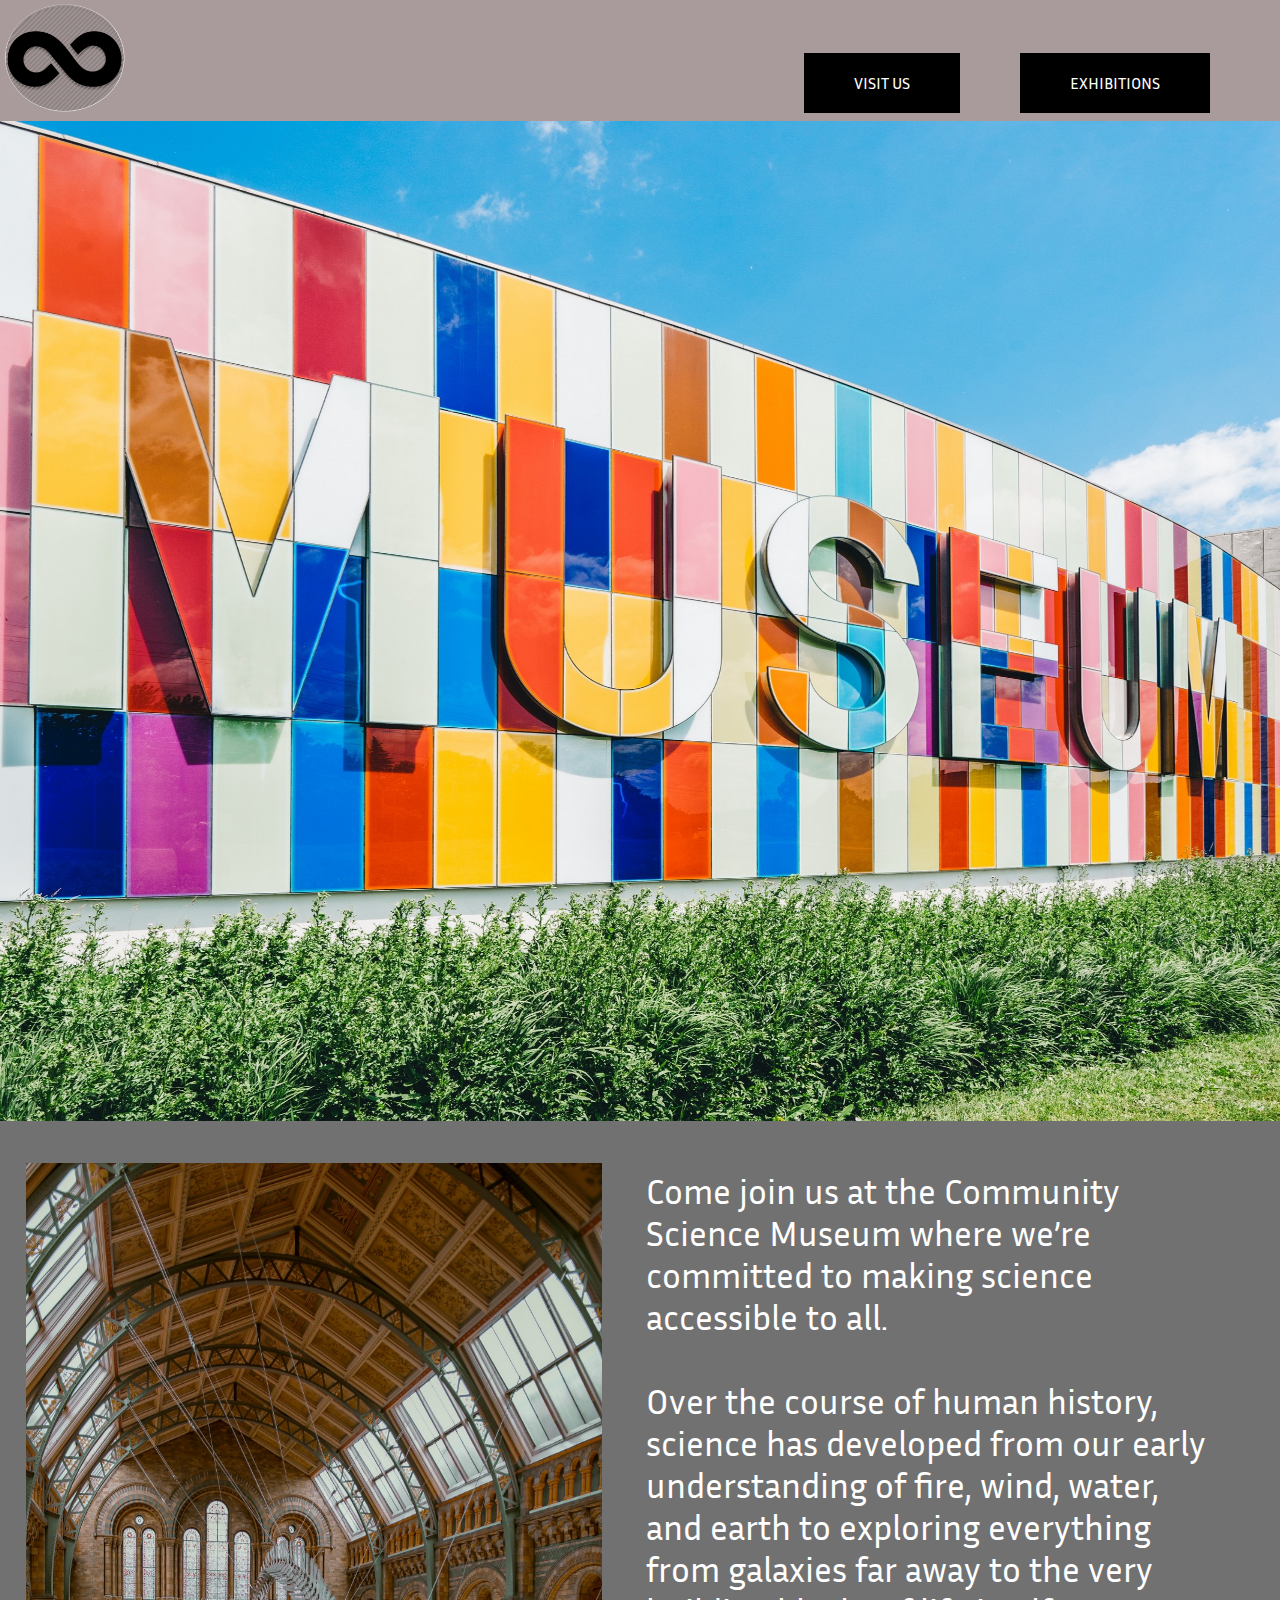
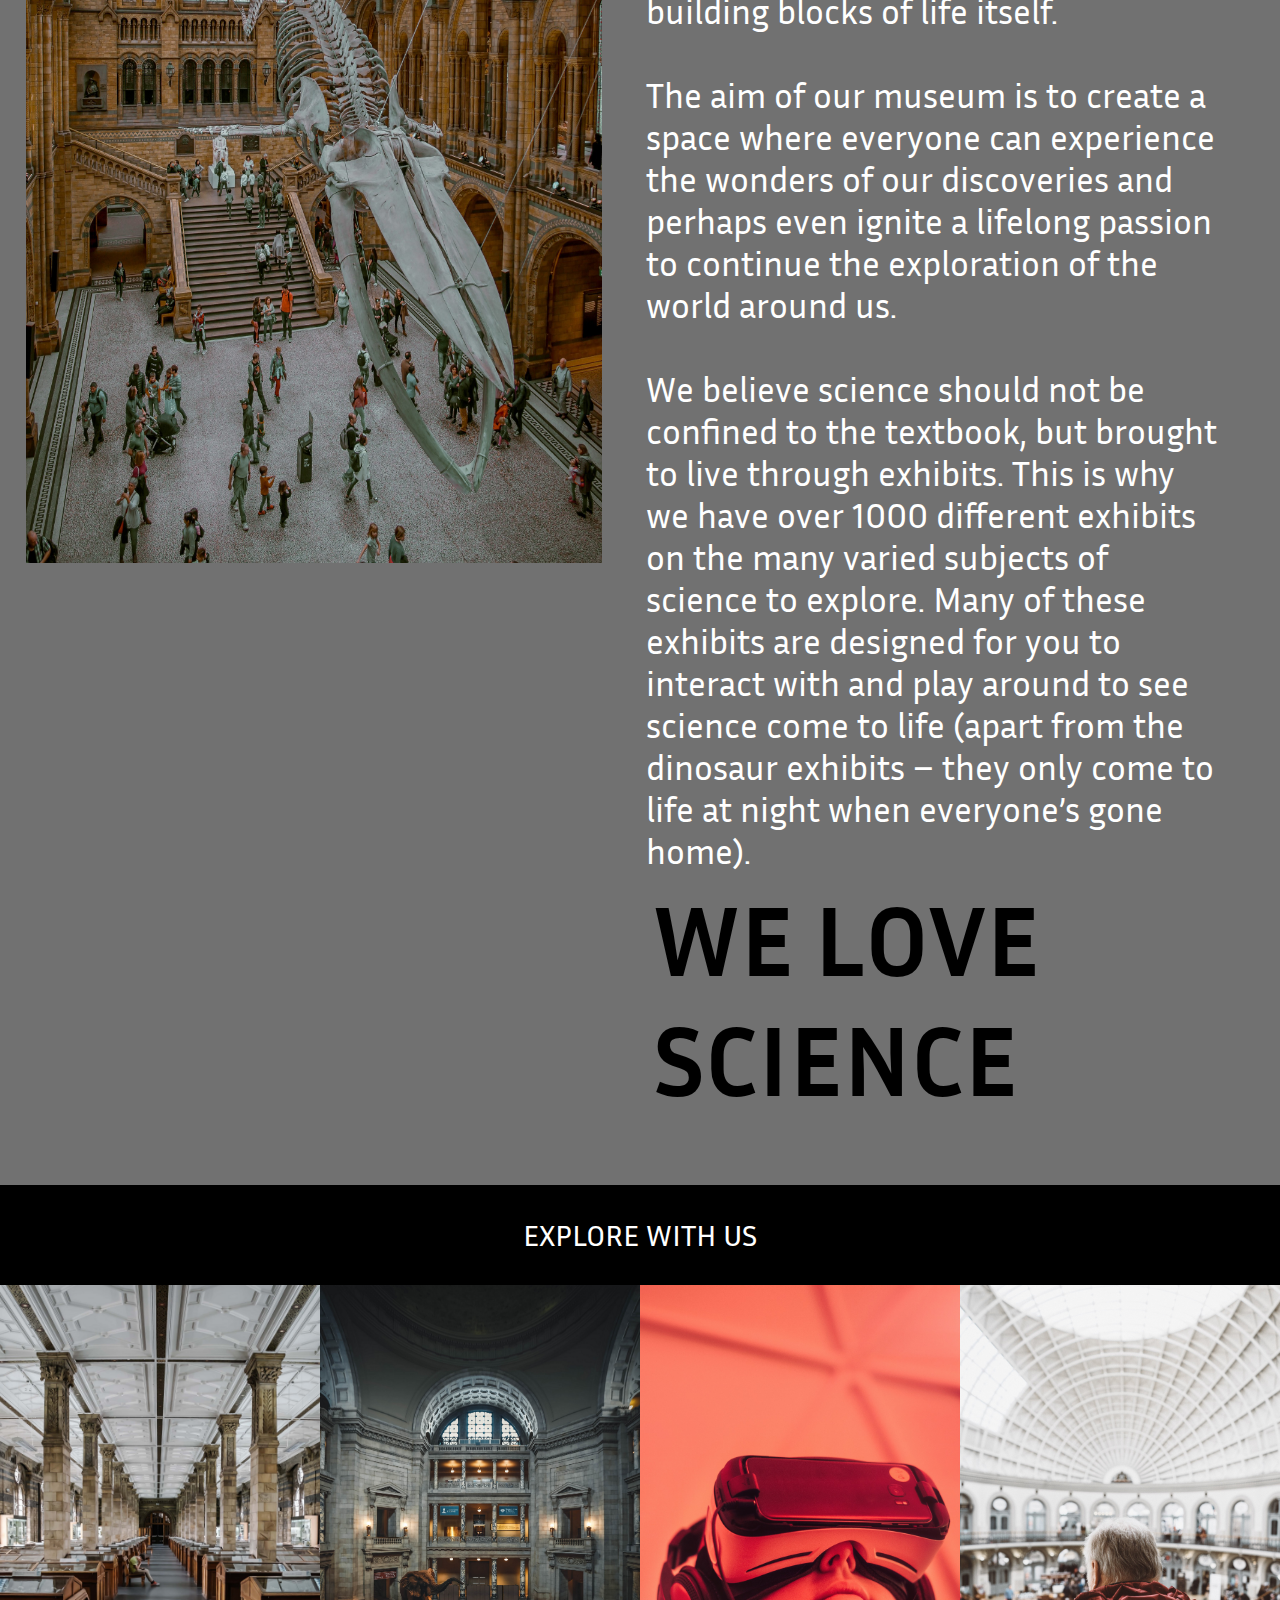
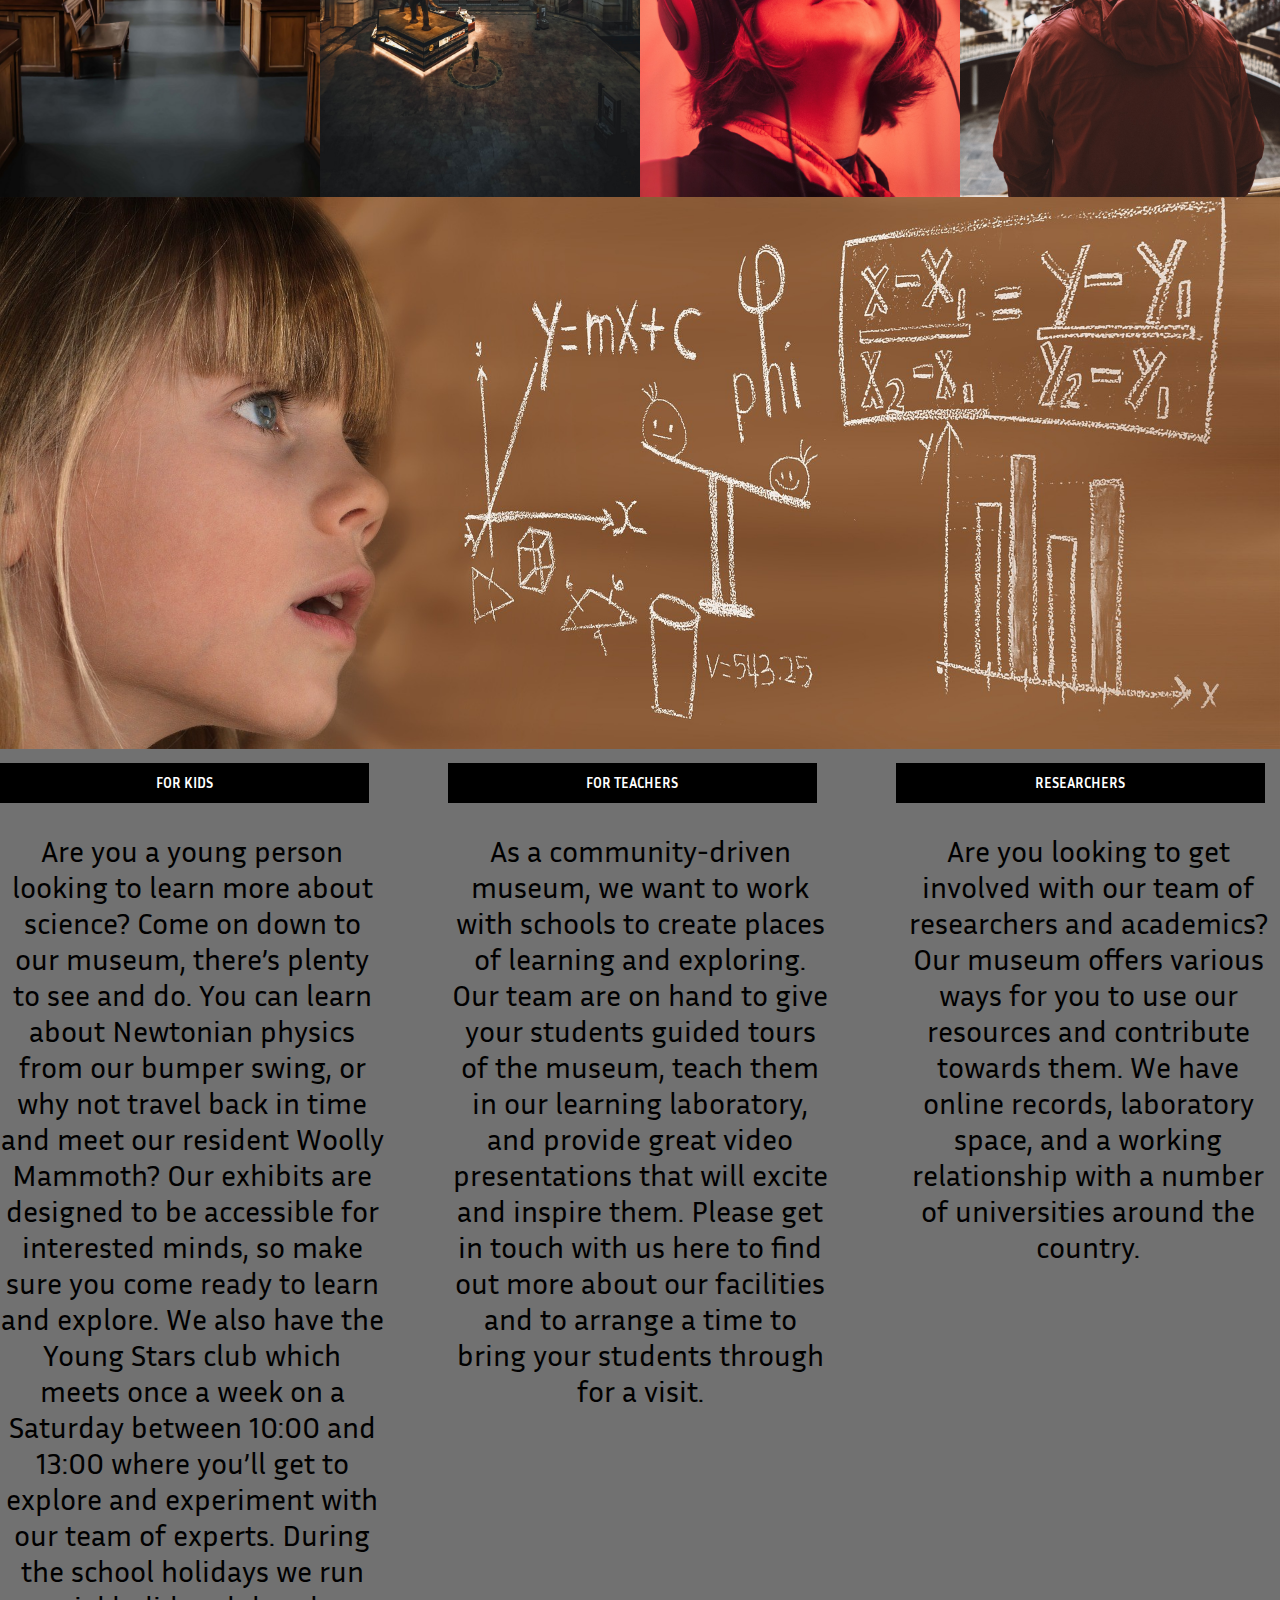
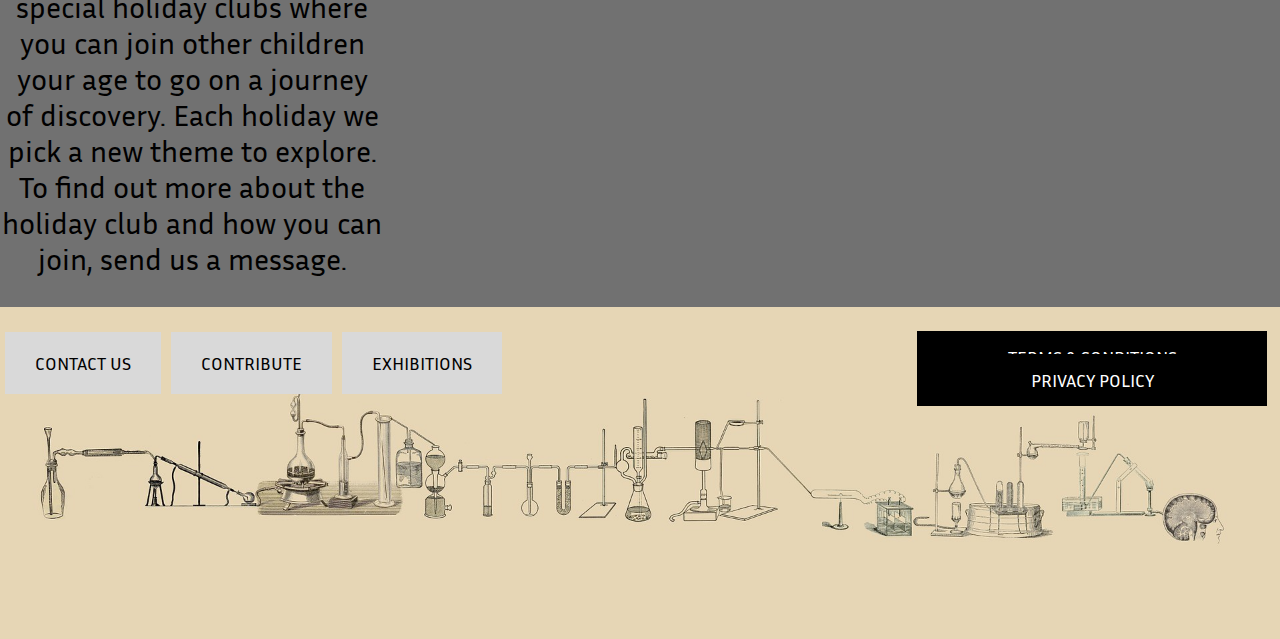
<file: index.html>
<!DOCTYPE html>
<html lang="en">

<head>
    <meta charset="UTF-8" />
    <meta name="description" content="Oslo Museum where we display a good amount of historical things.">
    <meta name="viewport" content="width=device-width, initial-scale=1.0" />
    <link rel="stylesheet" href="css/homepage.css">
    <link rel="icon" href="images/logo.png">
    <title>Home Page</title>
    <link rel="preconnect" href="https://fonts.googleapis.com">
    <link rel="preconnect" href="https://fonts.gstatic.com" crossorigin>
    <link
        href="https://fonts.googleapis.com/css2?family=Inria+Sans:ital,wght@0,300;0,400;0,700;1,300;1,400;1,700&display=swap"
        rel="stylesheet">
</head>

<body>
    <header>
        <a href="index.html">
            <img class="logo" src="images/logo.png" alt="logo for oslo museum">
        </a>
        <nav class="nav">
            <ul>
                <li><a href="visit.html" class="button-visit">VISIT US</a></li>
                <li><a href="exhibition.html" class="button-top-exhibitions">EXHIBITIONS</a></li>
            </ul>
        </nav>
    </header>

    <main>
        <img class="top-museum" src="images/museum.jpg" alt="museum picture">
        <div class="wrapper">
            <img class="dinasour" src="/images/dinasour.jpg" alt="picture of a big dinasour skull">
            <div class="information">
                <p>Come join us at the Community Science Museum where we’re committed to making science accessible to
                    all.<br><br>

                    Over the course of human history, science has developed from our early understanding of fire, wind,
                    water, and earth to exploring everything from galaxies far away to the very building blocks of life
                    itself.<br><br>

                    The aim of our museum is to create a space where everyone can experience the wonders of our
                    discoveries
                    and perhaps even ignite a lifelong passion to continue the exploration of the world around
                    us.<br><br>

                    We believe science should not be confined to the textbook, but brought to live through exhibits.
                    This is
                    why we have over 1000 different exhibits on the many varied subjects of science to explore. Many of
                    these exhibits are designed for you to interact with and play around to see science come to life
                    (apart
                    from the dinosaur exhibits – they only come to life at night when everyone’s gone home).
                </p>
                <h1>WE LOVE SCIENCE</h1>
            </div>
        </div>
        <div class="explore">
            <p>EXPLORE WITH US</p>
        </div>
        <section class="gallery-container">
            <div class="gallery">
                <img src="images/first-museum.jpg" alt="#">
                <img src="images/second-museum.jpg" alt="#">
                <img src="images/vr.jpg" alt="#">
                <img src="images/fourth-museum.jpg" alt="#">
            </div>
        </section>
        <img class="kid-staring" src="images/kid-staring.jpg" alt="#">
        <div class="text-container">
            <div class="for-kids">
                <h1>FOR KIDS</h1>
                <p>Are you a young person looking to learn more about science? Come on down to our museum, there’s
                    plenty to see and do.

                    You can learn about Newtonian physics from our bumper swing, or why not travel back in time and meet
                    our resident Woolly Mammoth? Our exhibits are designed to be accessible for interested minds, so
                    make sure you come ready to learn and explore.

                    We also have the Young Stars club which meets once a week on a Saturday between 10:00 and 13:00
                    where you’ll get to explore and experiment with our team of experts.

                    During the school holidays we run special holiday clubs where you can join other children your age
                    to go on a journey of discovery. Each holiday we pick a new theme to explore. To find out more about
                    the holiday club and how you can join, send us a message.
                </p>
            </div>
            <div class="for-teachers">
                <h1>FOR TEACHERS</h1>
                <p>As a community-driven museum, we want to work with schools to create places of learning and
                    exploring. Our team are on hand to give your students guided tours of the museum, teach them in our
                    learning laboratory, and provide great video presentations that will excite and inspire them.

                    Please get in touch with us here to find out more about our facilities and to arrange a time to
                    bring your students through for a visit.
                </p>
            </div>
            <div class="researchers">
                <h1>RESEARCHERS</h1>
                <p>Are you looking to get involved with our team of researchers and academics? Our museum offers various
                    ways for you to use our resources and contribute towards them. We have online records, laboratory
                    space, and a working relationship with a number of universities around the country.
                </p>
            </div>
        </div>
    </main>

    <footer>
        <div class="footer-content">
            <img class="footer-picture" src="images/bottom.jpg" alt="#">
            <div class="footer-buttons">
                <div class="button-left">
                    <a href="visit.html" class="button-contact">CONTACT US</a>
                    <a href="contribute.html" class="button-contribute">CONTRIBUTE</a>
                    <a href="exhibition.html" class="button-exhibitions">EXHIBITIONS</a>
                </div>
                <div class="button-right">
                    <a href="terms.html" class="button-terms">TERMS & CONDITIONS</a>
                    <a href="privacy.html" class="button-privacy">PRIVACY POLICY</a>
                </div>
            </div>
        </div>
    </footer>
</body>

</html>
</file>
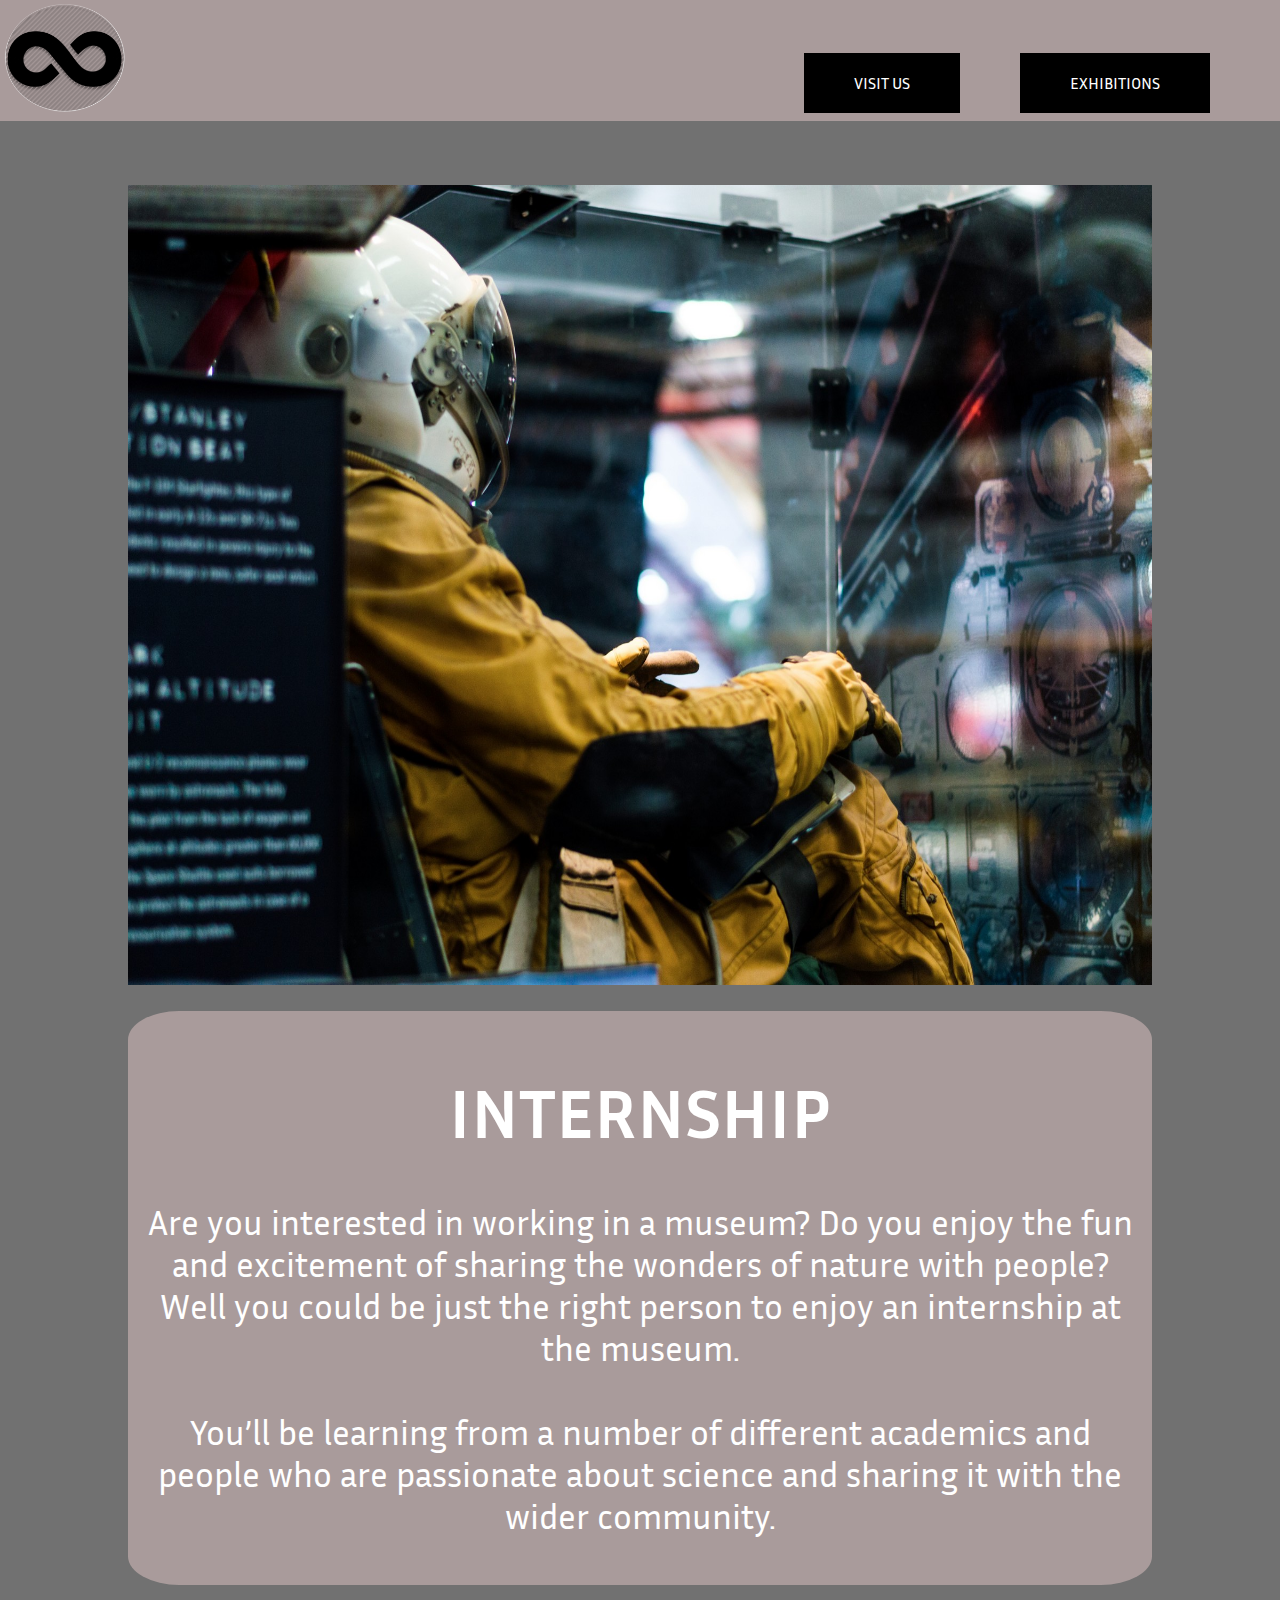
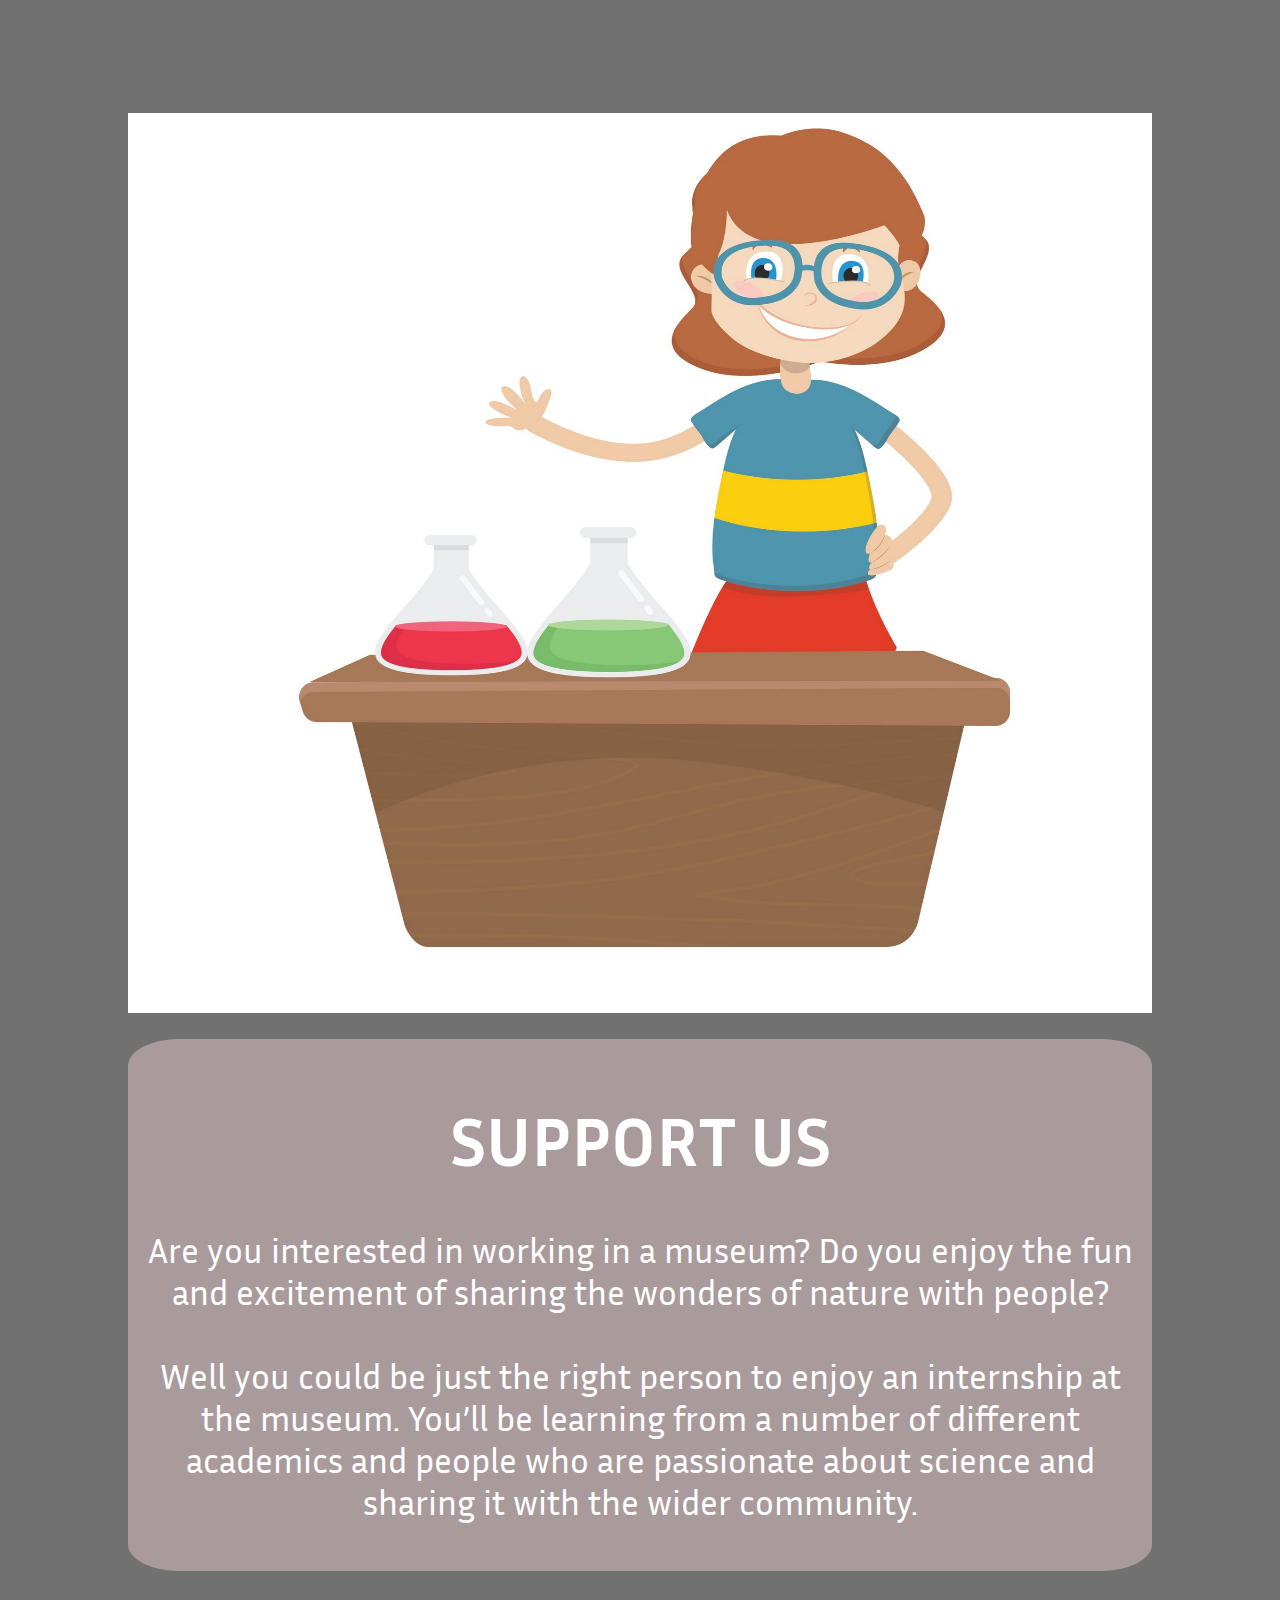
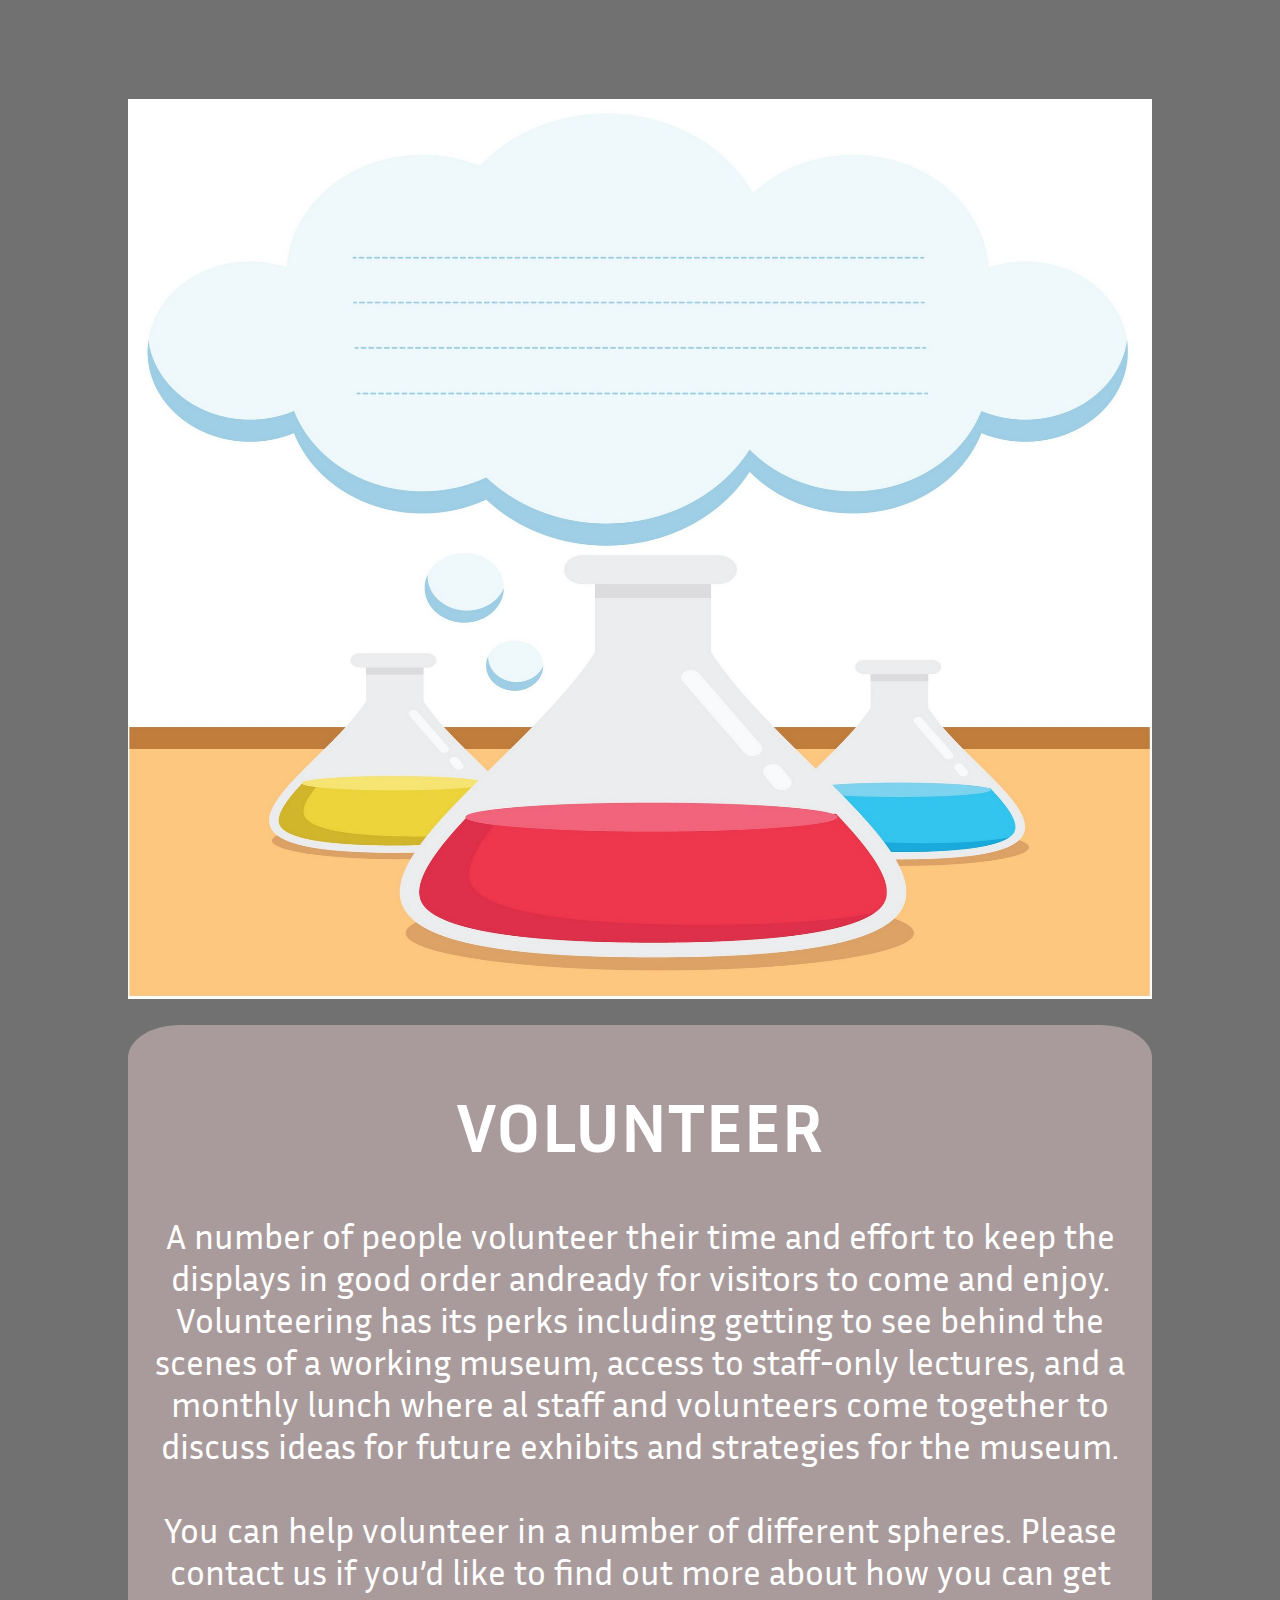
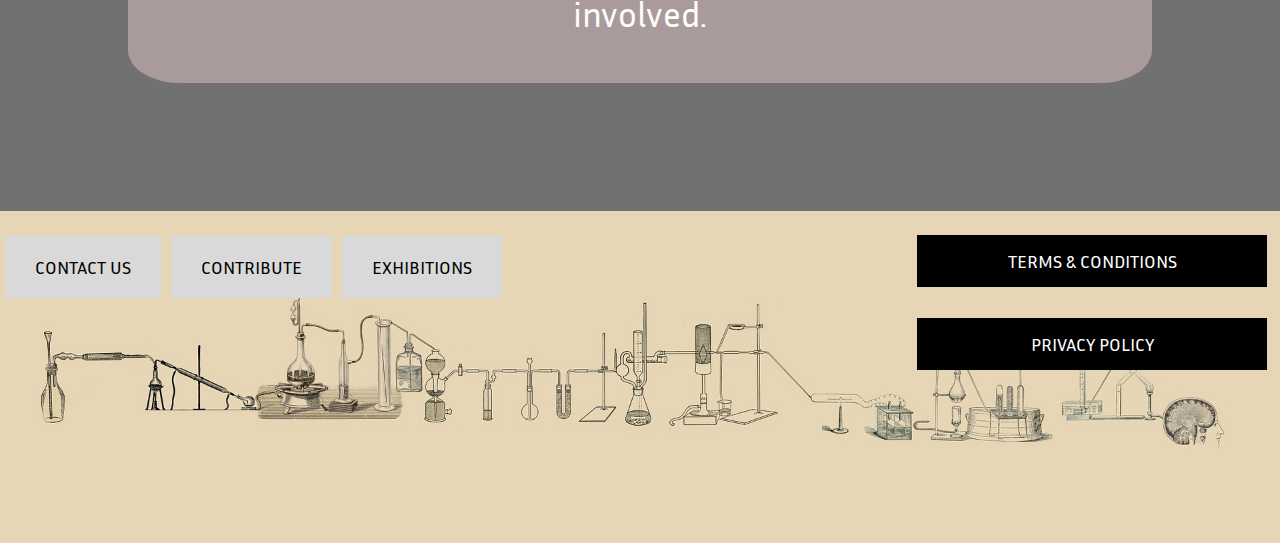
<file: contribute.html>
<!DOCTYPE html>
<html lang="en">

<head>
    <meta charset="UTF-8" />
    <meta name="description" content="Oslo Museum where we display a good amount of historical things.">
    <meta name="viewport" content="width=device-width, initial-scale=1.0" />
    <link rel="stylesheet" href="css/contribute.css">
    <link rel="stylesheet" href="css/header-footer.css">
    <link rel="icon" href="images/logo.png">
    <title>Contribute</title>
    <link rel="preconnect" href="https://fonts.googleapis.com">
    <link rel="preconnect" href="https://fonts.gstatic.com/" crossorigin>
    <link
        href="https://fonts.googleapis.com/css2?family=Inria+Sans:ital,wght@0,300;0,400;0,700;1,300;1,400;1,700&display=swap"
        rel="stylesheet">
</head>

<body>
    <header>
        <a href="index.html">
            <img class="logo" src="images/logo.png" alt="logo for oslo museum">
        </a>
        <nav class="nav">
            <ul>
                <li><a href="visit.html" class="button-visit">VISIT US</a></li>
                <li><a href="exhibition.html" class="button-top-exhibitions">EXHIBITIONS</a></li>
            </ul>
        </nav>
    </header>

    <main>
        <div class="gallery-container">
            <div class="internship">
                <div class="gallery-content">
                    <img class="machine" src="images/machine.jpg" alt="man in a machine">
                    <div class="text-box">
                        <h1>INTERNSHIP</h1>
                        <p>Are you interested in working in a museum? Do you enjoy the fun and excitement of sharing the
                            wonders of nature with people? Well you could be just the right person to enjoy an
                            internship at the museum.<br><br>

                            You’ll be learning from a number of different academics and people who are passionate about
                            science and sharing it with the wider community.</p>
                    </div>
                </div>
            </div>
            <div class="support">
                <div class="gallery-content">
                    <img class="woman" src="images/woman.jpg" alt="woman with bottles">
                    <div class="text-box">
                        <h1>SUPPORT US</h1>
                        <p>Are you interested in working in a museum? Do you enjoy the fun and excitement of sharing the
                            wonders of nature with people?<br><br>

                            Well you could be just the right person to enjoy an internship at the museum.
                            You’ll be learning from a number of different academics and people who are passionate about
                            science and sharing it with the wider community.</p>
                    </div>
                </div>
            </div>
            <div class="volunteer">
                <div class="gallery-content">
                    <img class="bottles" src="images/3_bottles.jpg" alt="man in a machine">
                    <div class="text-box">
                        <h1>VOLUNTEER</h1>
                        <p>A number of people volunteer their time and effort to keep the displays in good order
                            andready
                            for visitors to come and enjoy. Volunteering has its perks including getting to see behind
                            the
                            scenes of a working museum, access to staff-only lectures, and a monthly lunch where al
                            staff
                            and volunteers come together to discuss ideas for future exhibits and strategies for the
                            museum.<br><br>

                            You can help volunteer in a number of different spheres. Please contact us if you’d like to
                            find
                            out more about how you can get involved.</p>
                    </div>
                </div>
            </div>
        </div>
    </main>

    <footer>
        <div class="footer-content">
            <img class="footer-picture" src="images/bottom.jpg" alt="#">
            <div class="footer-buttons">
                <div class="button-left">
                    <a href="visit.html" class="button-contact">CONTACT US</a>
                    <a href="contribute.html" class="button-contribute">CONTRIBUTE</a>
                    <a href="exhibition.html" class="button-exhibitions">EXHIBITIONS</a>
                </div>
                <div class="button-right">
                    <a href="terms.html" class="button-terms">TERMS & CONDITIONS</a>
                    <a href="privacy.html" class="button-privacy">PRIVACY POLICY</a>
                </div>
            </div>
        </div>
    </footer>
</body>

</html>
</file>
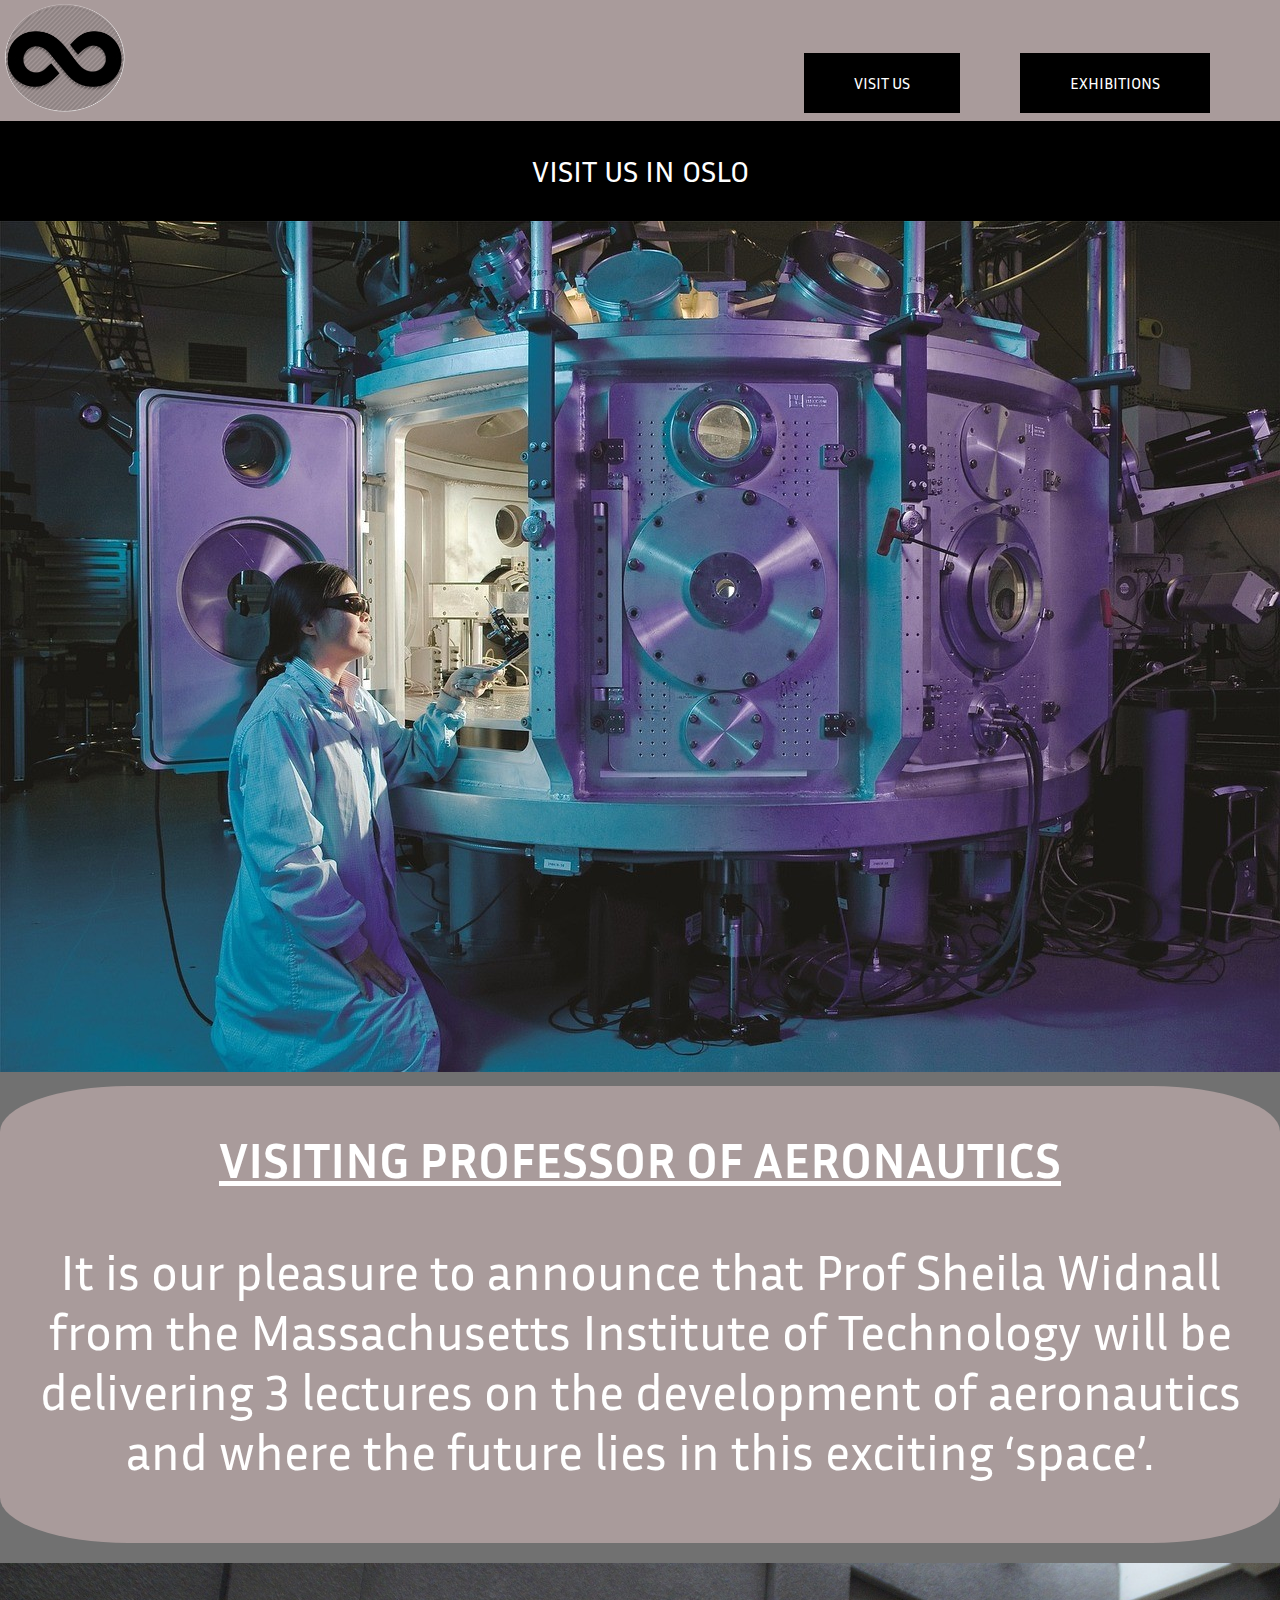
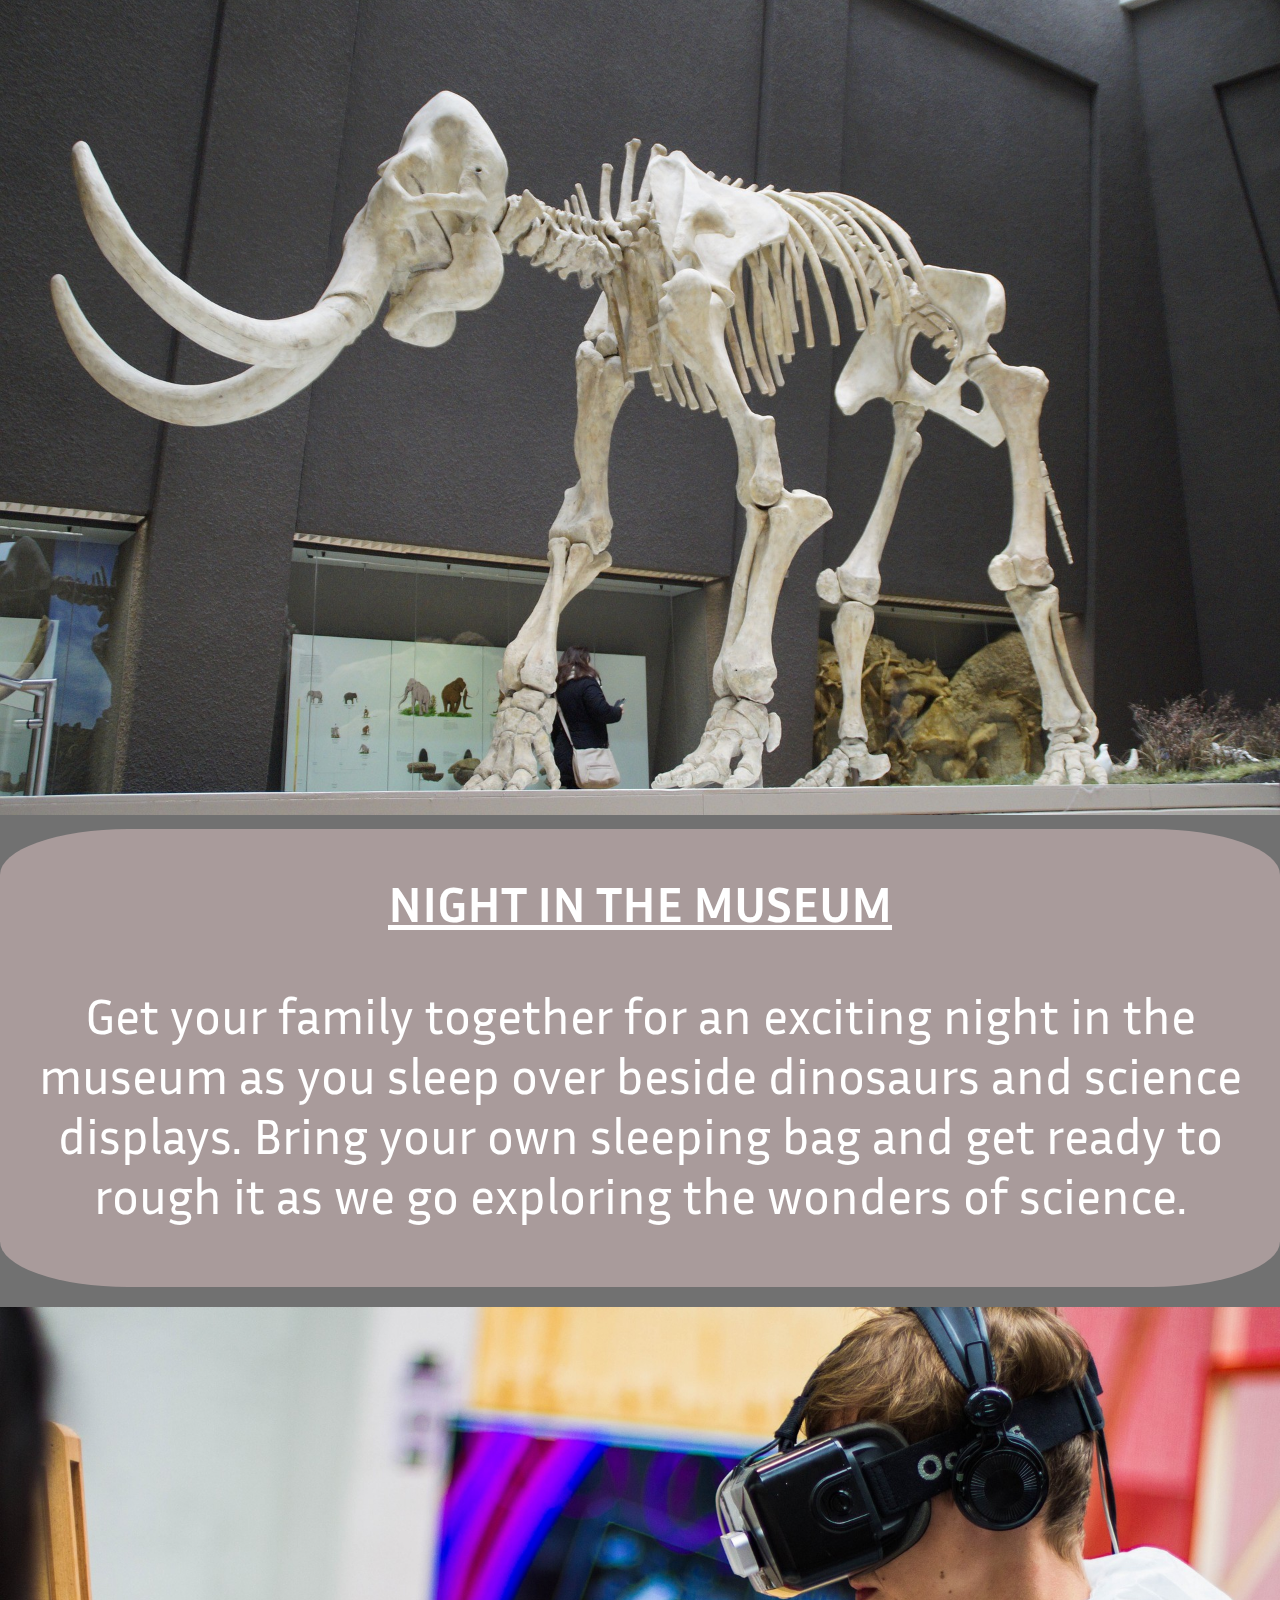
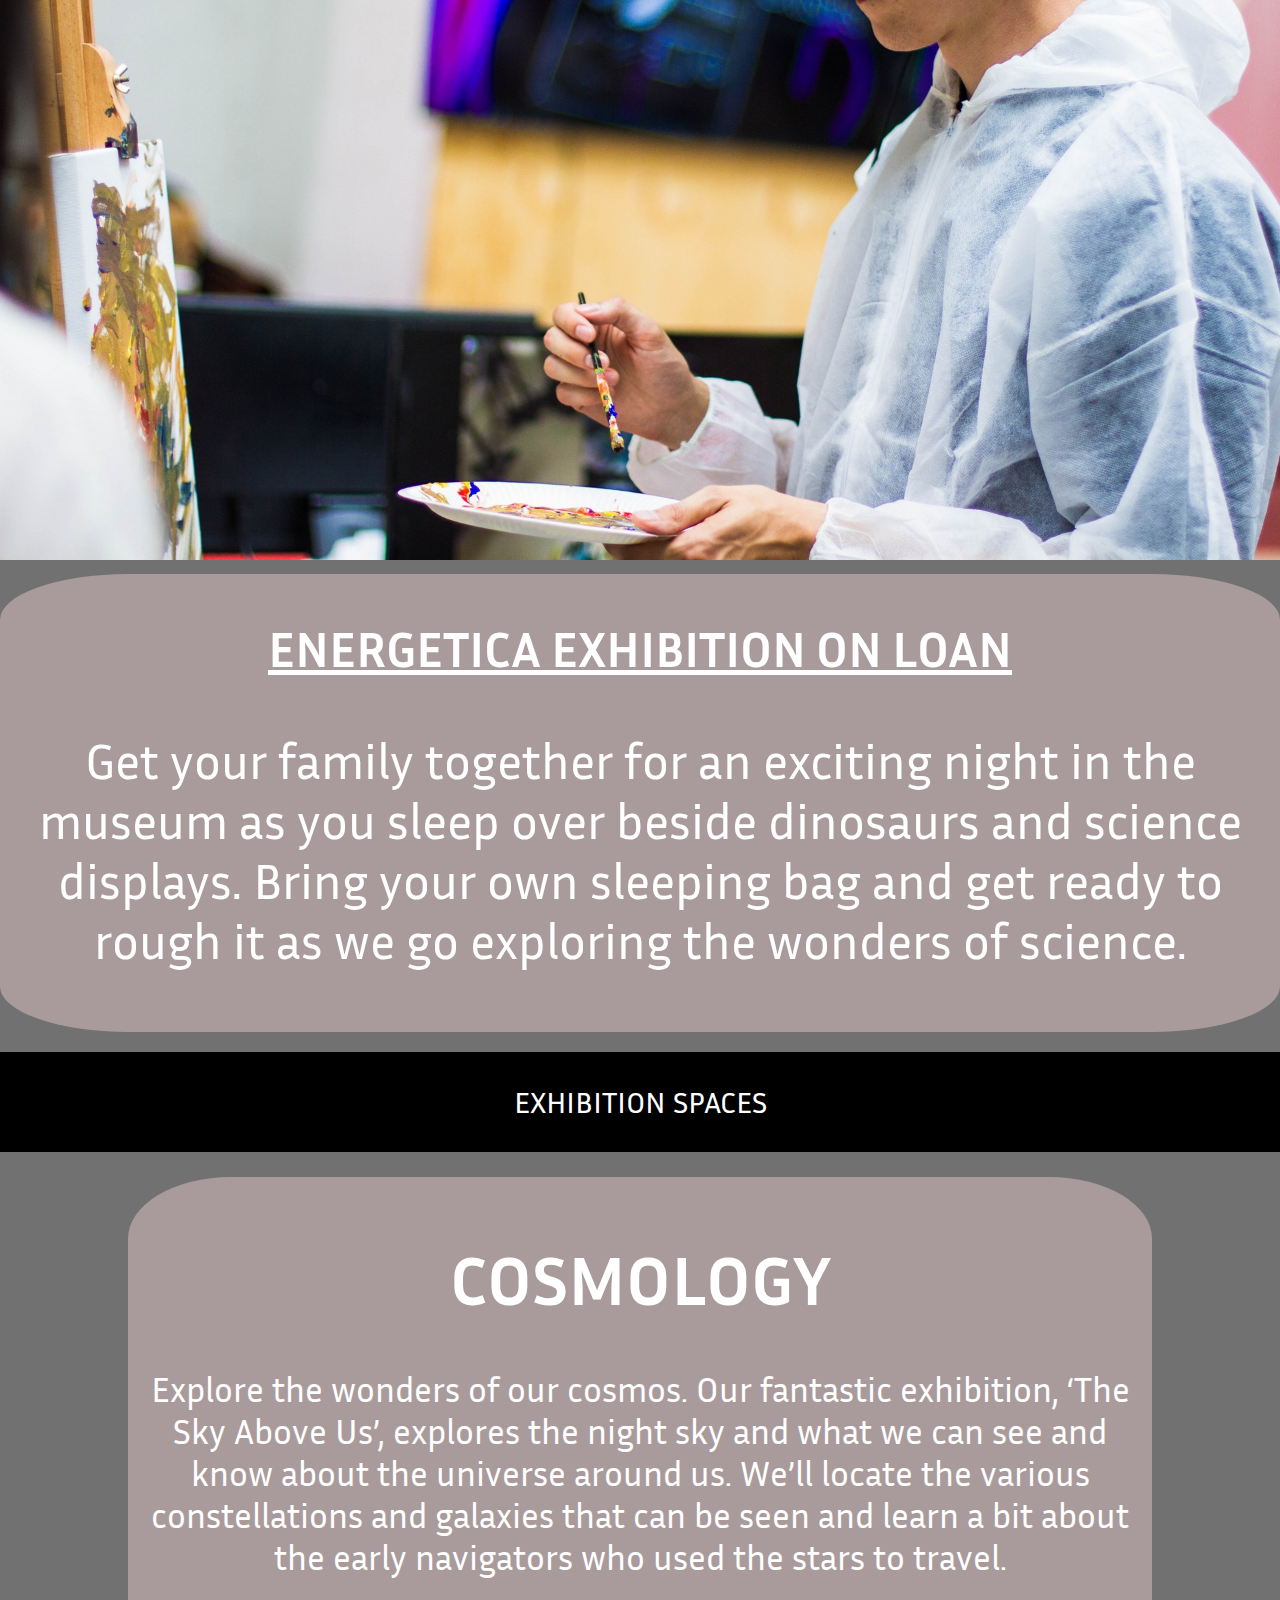
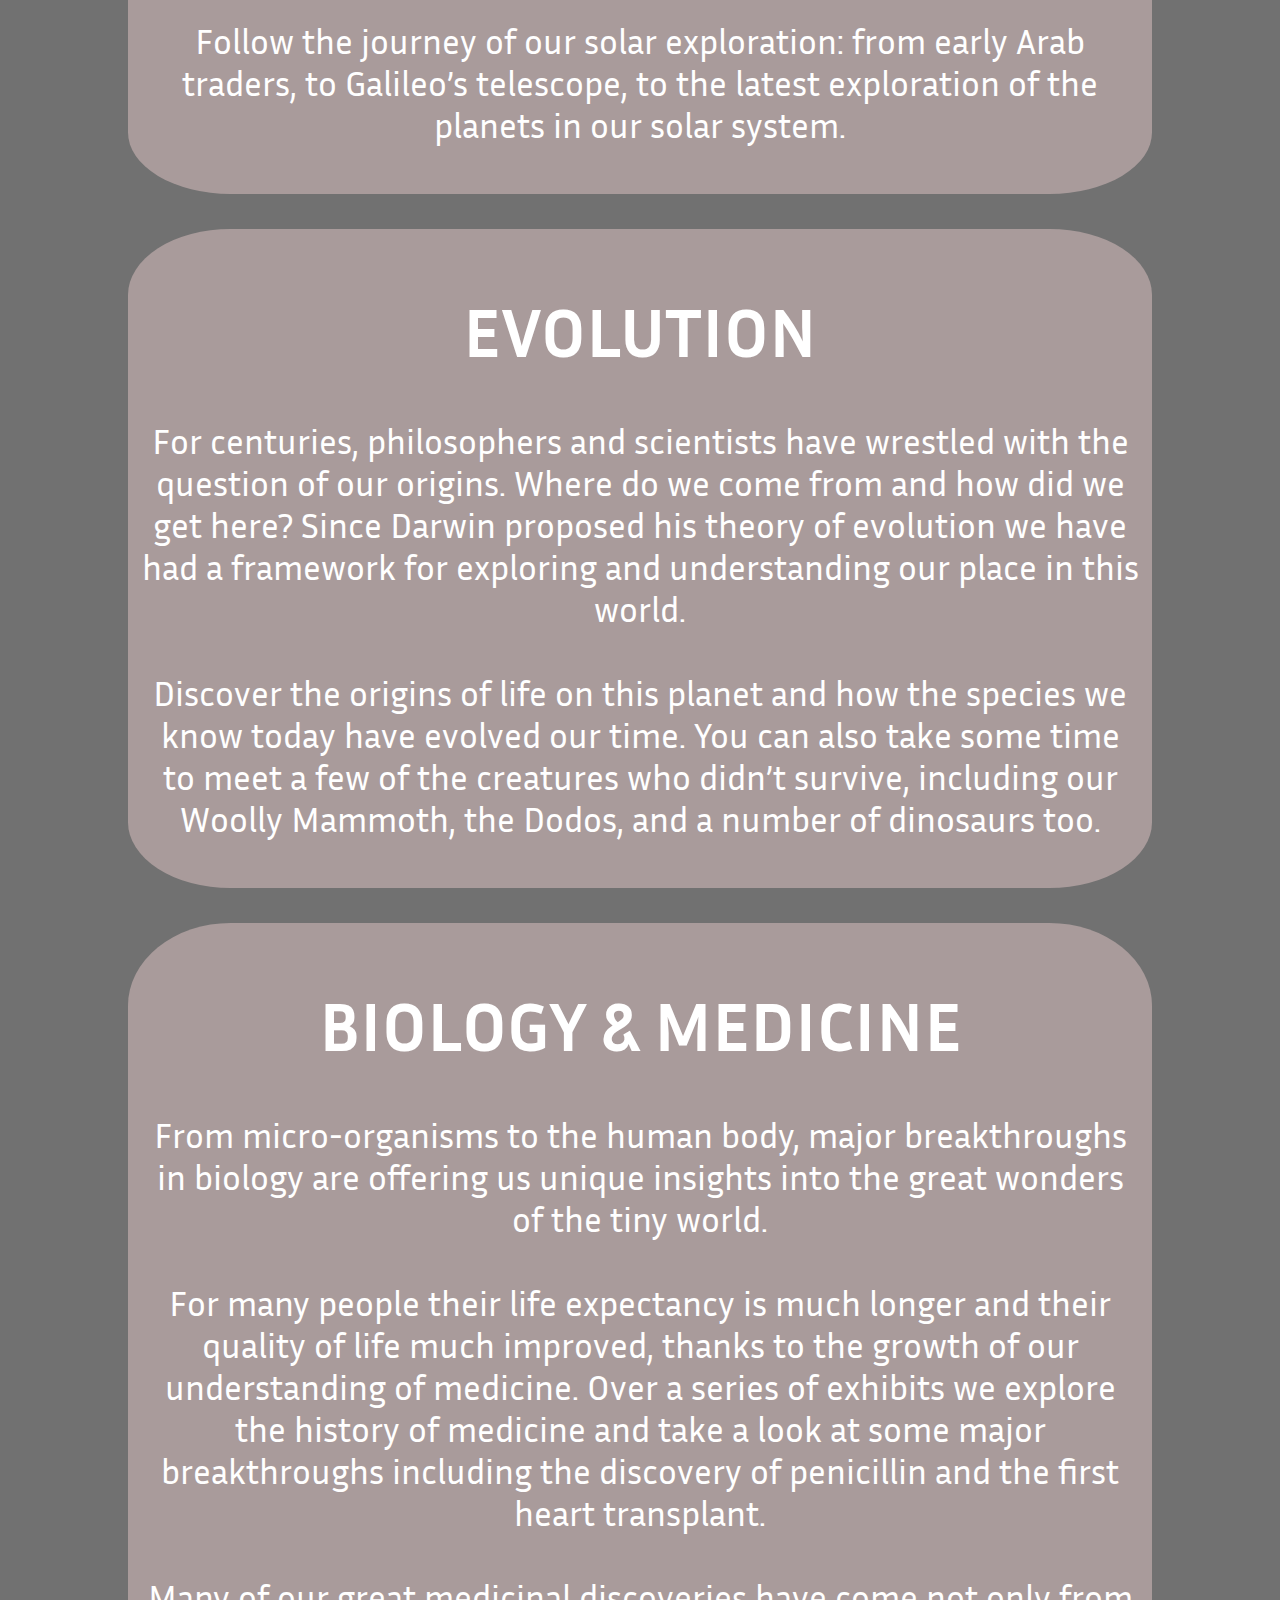
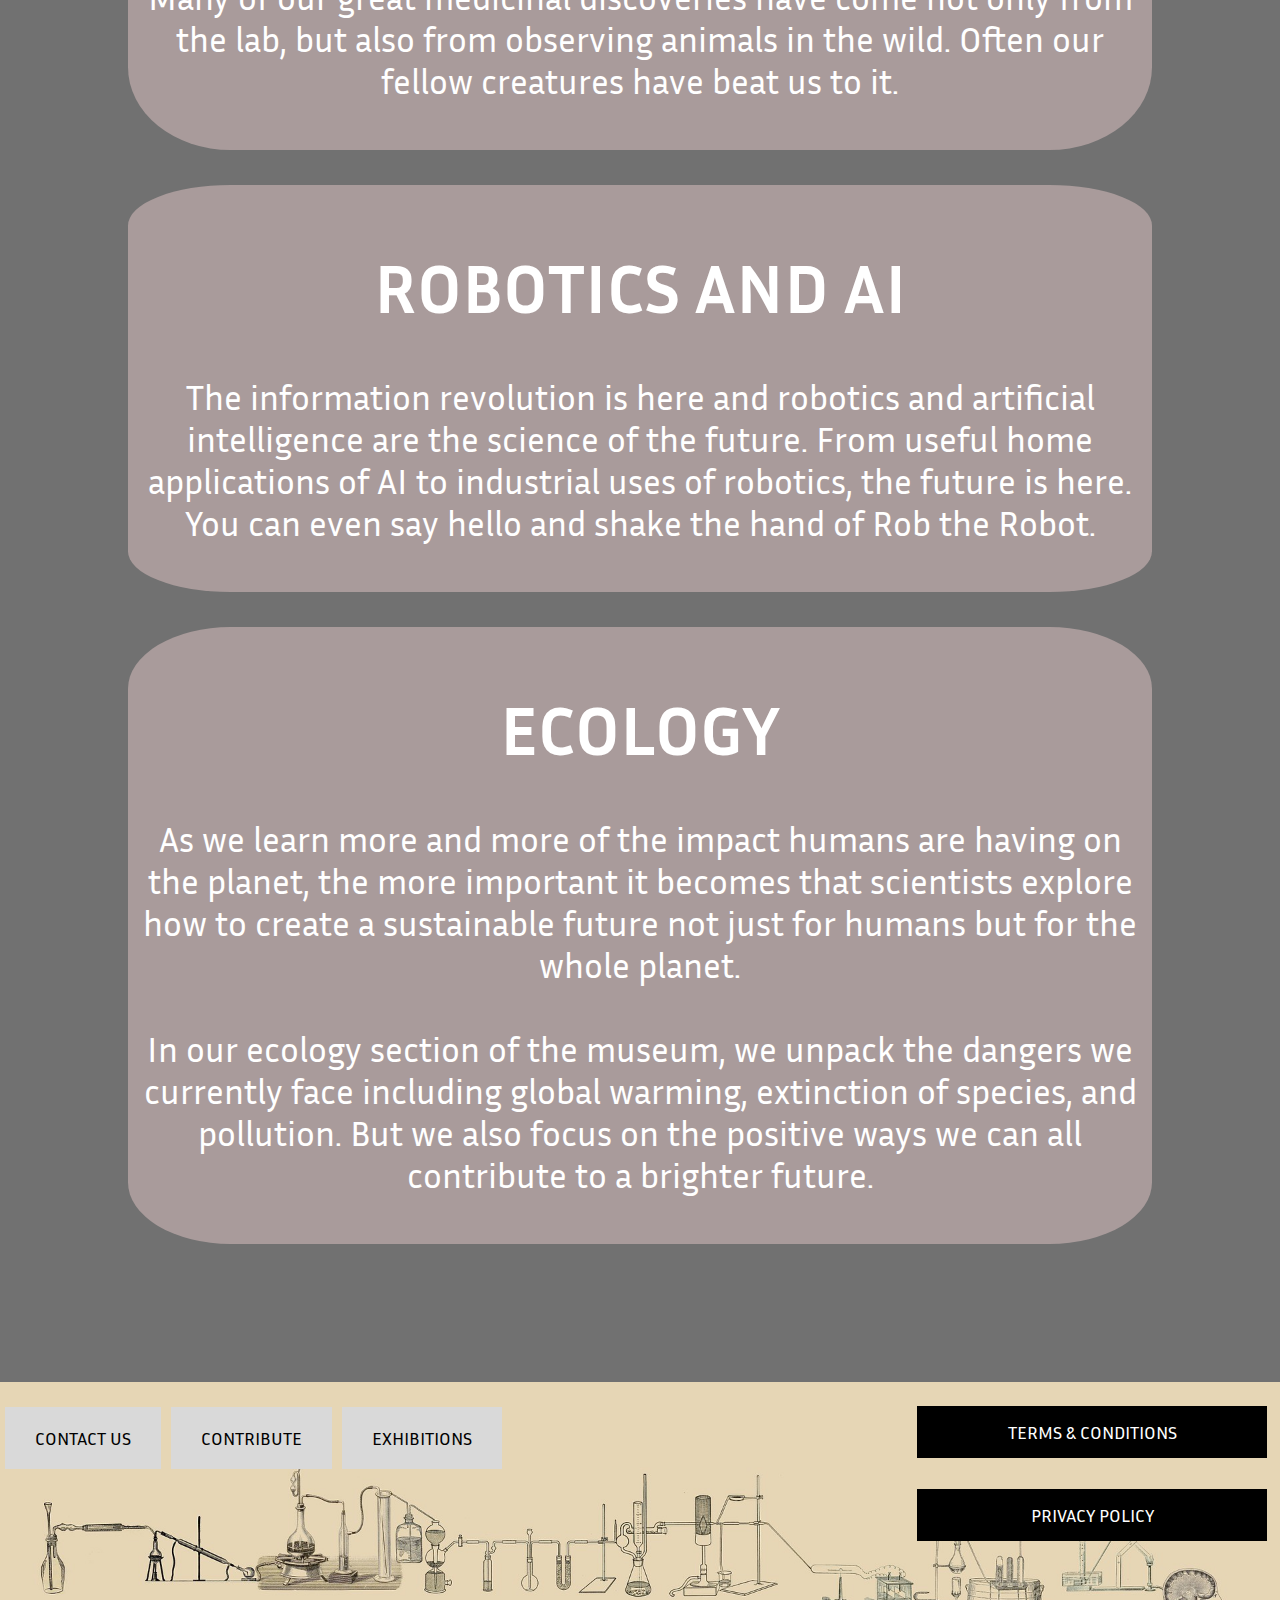
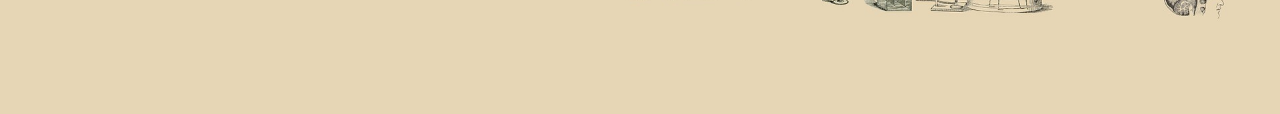
<file: exhibition.html>
<!DOCTYPE html>
<html lang="en">

<head>
    <meta charset="UTF-8" />
    <meta name="description" content="Oslo Museum where we display a good amount of historical things.">
    <meta name="viewport" content="width=device-width, initial-scale=1.0" />
    <link rel="stylesheet" href="css/exhibition.css">
    <link rel="stylesheet" href="css/header-footer.css">
    <link rel="icon" href="images/logo.png">
    <title>Exhibition</title>
    <link rel="preconnect" href="https://fonts.googleapis.com">
    <link rel="preconnect" href="https://fonts.gstatic.com/" crossorigin>
    <link
        href="https://fonts.googleapis.com/css2?family=Inria+Sans:ital,wght@0,300;0,400;0,700;1,300;1,400;1,700&display=swap"
        rel="stylesheet">
</head>

<body>
    <header>
        <a href="index.html">
            <img class="logo" src="images/logo.png" alt="logo for oslo museum">
        </a>
        <nav class="nav">
            <ul>
                <li><a href="visit.html" class="button-visit">VISIT US</a></li>
                <li><a href="exhibition.html" class="button-top-exhibitions">EXHIBITIONS</a></li>
            </ul>
        </nav>
    </header>

    <main>
        <div class="explore">
            <p>VISIT US IN OSLO</p>
        </div>
        <div class="gallery-container">
            <div class="image-box">
                <img class="aeronautics" src="images/robotic.jpg" alt="woman looking at a big machine">
                <div class="text-box">
                    <h1>VISITING PROFESSOR OF AERONAUTICS</h1>
                    <p>It is our pleasure to announce that Prof Sheila Widnall from the Massachusetts Institute of
                        Technology will be delivering 3 lectures on the development of aeronautics and where the future
                        lies in this exciting ‘space’.</p>
                </div>
            </div>
            <div class="image-box">
                <img class="white-room" src="images/mammoth-1257288_1920.jpg" alt="white place with alot of pictures">
                <div class="text-box">
                    <h1>NIGHT IN THE MUSEUM</h1>
                    <p>Get your family together for an exciting night in the museum as you sleep over beside dinosaurs
                        and science displays. Bring your own sleeping bag and get ready to rough it as we go exploring
                        the wonders of science.</p>
                </div>
            </div>
            <div class="image-box">
                <img class="painting" src="images/painting.jpg" alt="man painting with vr headset">
                <div class="text-box">
                    <h1>ENERGETICA EXHIBITION ON LOAN</h1>
                    <p>Get your family together for an exciting night in the museum as you sleep over beside dinosaurs
                        and science displays. Bring your own sleeping bag and get ready to rough it as we go exploring
                        the wonders of science.</p>
                </div>
            </div>
        </div>
        <div class="explore">
            <p>EXHIBITION SPACES</p>
        </div>
        <div class="text-container">
            <div class="cosmology">
                <div class="black-box">
                    <h1>COSMOLOGY</h1>
                    <p>
                        Explore the wonders of our cosmos. Our fantastic exhibition, ‘The Sky Above Us’, explores the
                        night sky and what we can see and know about the universe around us. We’ll locate the various
                        constellations and galaxies that can be seen and learn a bit about the early navigators who used
                        the stars to travel. <br><br>

                        Follow the journey of our solar exploration: from early Arab traders, to Galileo’s telescope, to
                        the latest exploration of the planets in our solar system.
                    </p>
                </div>
            </div>
            <div class="evolution">
                <div class="black-box">
                    <h1>EVOLUTION</h1>
                    <p>For centuries, philosophers and scientists have wrestled with the question of our origins. Where
                        do we come from and how did we get here? Since Darwin proposed his theory of evolution we have
                        had a framework for exploring and understanding our place in this world. <br><br>

                        Discover the origins of life on this planet and how the species we know today have evolved our
                        time. You can also take some time to meet a few of the creatures who didn’t survive, including
                        our Woolly Mammoth, the Dodos, and a number of dinosaurs too.
                    </p>
                </div>
            </div>
            <div class="biology">
                <div class="black-box">
                    <h1>BIOLOGY & MEDICINE</h1>
                    <p>From micro-organisms to the human body, major breakthroughs in biology are offering us unique
                        insights into the great wonders of the tiny world. <br><br>

                        For many people their life expectancy is much longer and their quality of life much improved,
                        thanks to the growth of our understanding of medicine. Over a series of exhibits we explore the
                        history of medicine and take a look at some major breakthroughs including the discovery of
                        penicillin and the first heart transplant. <br><br>

                        Many of our great medicinal discoveries have come not only from the lab, but also from observing
                        animals in the wild. Often our fellow creatures have beat us to it.</p>
                </div>
            </div>
            <div class="robotics">
                <div class="black-box">
                    <h1>ROBOTICS AND AI</h1>
                    <p>The information revolution is here and robotics and artificial intelligence are the science of
                        the future. From useful home applications of AI to industrial uses of robotics, the future is
                        here. You can even say hello and shake the hand of Rob the Robot.
                    </p>
                </div>
            </div>
            <div class="ecology">
                <div class="black-box">
                    <h1>ECOLOGY</h1>
                    <p>As we learn more and more of the impact humans are having on the planet, the more important it
                        becomes that scientists explore how to create a sustainable future not just for humans but for
                        the whole planet. <br><br>

                        In our ecology section of the museum, we unpack the dangers we currently face including global
                        warming, extinction of species, and pollution. But we also focus on the positive ways we can all
                        contribute to a brighter future.
                    </p>
                </div>
            </div>
        </div>
    </main>

    <footer>
        <div class="footer-content">
            <img class="footer-picture" src="images/bottom.jpg" alt="#">
            <div class="footer-buttons">
                <div class="button-left">
                    <a href="visit.html" class="button-contact">CONTACT US</a>
                    <a href="contribute.html" class="button-contribute">CONTRIBUTE</a>
                    <a href="exhibition.html" class="button-exhibitions">EXHIBITIONS</a>
                </div>
                <div class="button-right">
                    <a href="terms.html" class="button-terms">TERMS & CONDITIONS</a>
                    <a href="privacy.html" class="button-privacy">PRIVACY POLICY</a>
                </div>
            </div>
        </div>
    </footer>
</body>

</html>
</file>
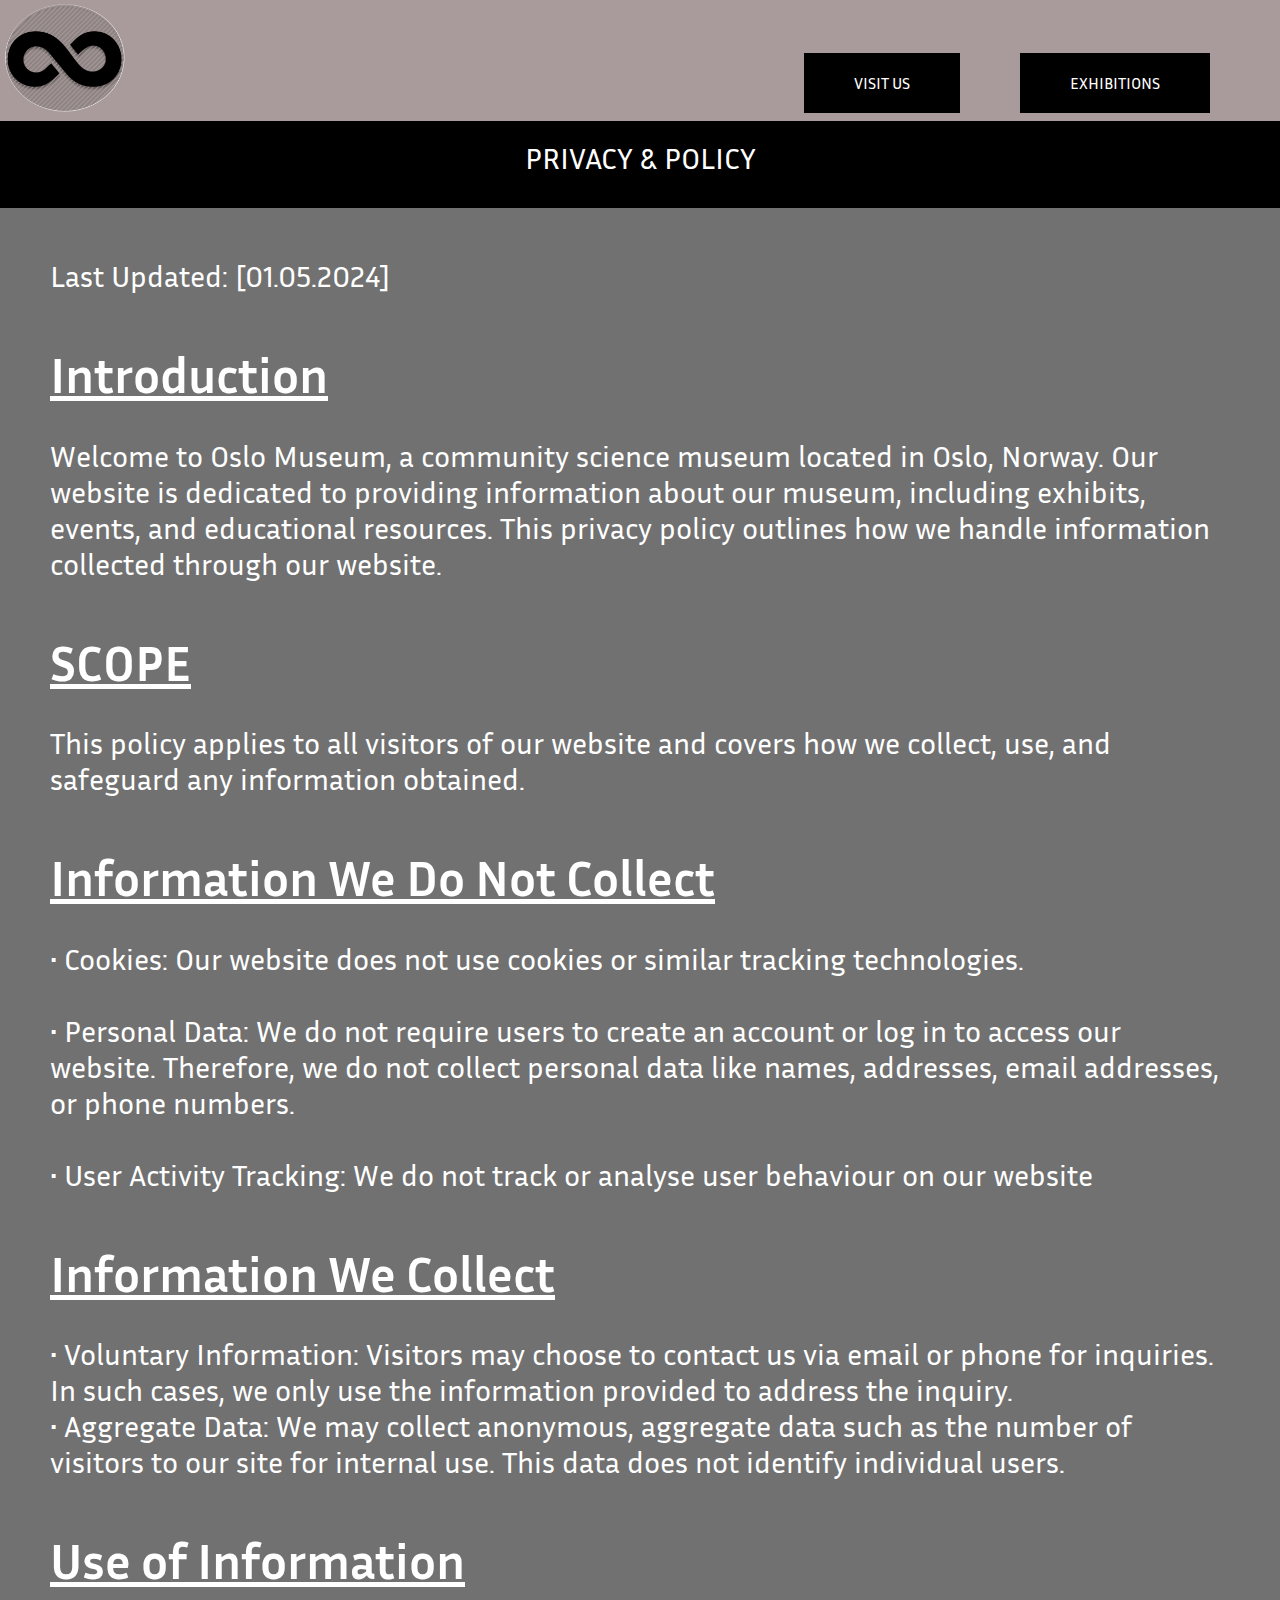
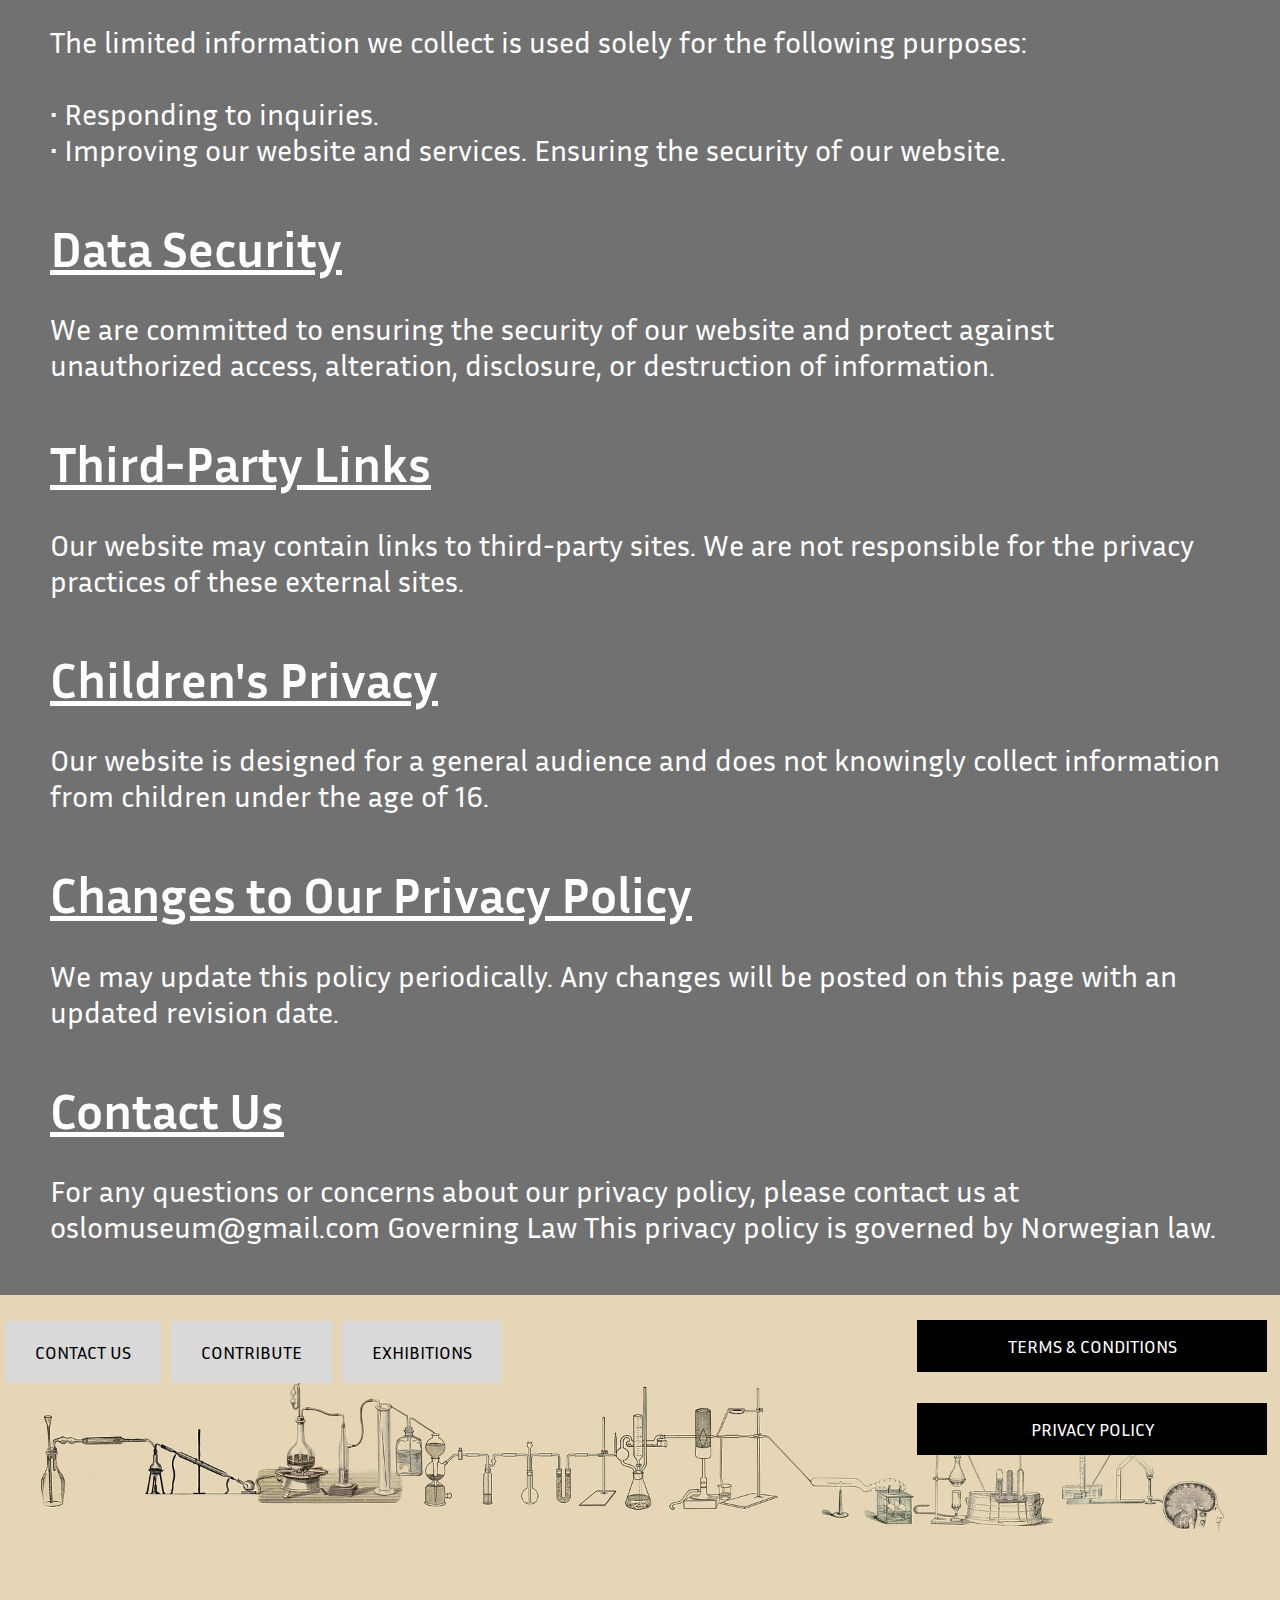
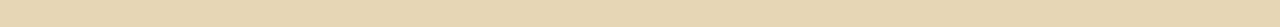
<file: privacy.html>
<!DOCTYPE html>
<html lang="en">

<head>
    <meta charset="UTF-8" />
    <meta name="description" content="Oslo Museum privacy and policy.">
    <meta name="viewport" content="width=device-width, initial-scale=1.0" />
    <link rel="stylesheet" href="css/privacy.css">
    <link rel="stylesheet" href="css/header-footer.css">
    <link rel="icon" href="images/logo.png">
    <title>Privacy & Policy</title>
    <link rel="preconnect" href="https://fonts.googleapis.com">
    <link rel="preconnect" href="https://fonts.gstatic.com/" crossorigin>
    <link
        href="https://fonts.googleapis.com/css2?family=Inria+Sans:ital,wght@0,300;0,400;0,700;1,300;1,400;1,700&display=swap"
        rel="stylesheet">
</head>

<body>
    <header>
        <a href="index.html">
            <img class="logo" src="images/logo.png" alt="logo for oslo museum">
        </a>
        <nav class="nav">
            <ul>
                <li><a href="visit.html" class="button-visit">VISIT US</a></li>
                <li><a href="exhibition.html" class="button-top-exhibitions">EXHIBITIONS</a></li>
            </ul>
        </nav>
    </header>

    <main>
        <div class="explore">
            <p>PRIVACY & POLICY</p>
        </div>
        <div class="privacy-policy">
            <div class="text-container">
                <p>Last Updated: [01.05.2024]</p>
            </div>
            <div class="text-container">
                <h1>Introduction</h1>
                <p>Welcome to Oslo Museum, a community science museum located in Oslo, Norway. Our website is dedicated
                    to providing information about our museum, including exhibits, events, and educational resources.
                    This privacy policy outlines how we handle information collected through our website.</p>
            </div>
            <div class="text-container">
                <h1>SCOPE</h1>
                <p>This policy applies to all visitors of our website and covers how we collect, use, and safeguard any
                    information obtained.</p>
            </div>
            <div class="text-container">
                <h1>Information We Do Not Collect</h1>
                <p>• Cookies: Our website does not use cookies or similar tracking technologies. <br><br>
                    • Personal Data: We do not require users to create an account or log in to access our website.
                    Therefore, we do not collect personal data like names, addresses, email addresses, or phone numbers.
                    <br><br>
                    • User Activity Tracking: We do not track or analyse user behaviour on our website
                </p>
            </div>
            <div class="text-container">
                <h1>Information We Collect</h1>
                <p>• Voluntary Information: Visitors may choose to contact us via email or phone for inquiries. In such
                    cases, we only use the information provided to address the inquiry. <br>
                    • Aggregate Data: We may collect anonymous, aggregate data such as the number of visitors to our
                    site for internal use. This data does not identify individual users.</p>
            </div>
            <div class="text-container">
                <h1>Use of Information</h1>
                <p>The limited information we collect is used solely for the following purposes: <br><br>
                    • Responding to inquiries. <br>
                    • Improving our website and services. Ensuring the security of our website.</p>
            </div>
            <div class="text-container">
                <h1>Data Security</h1>
                <p>We are committed to ensuring the security of our website and protect against unauthorized access,
                    alteration, disclosure, or destruction of information.</p>
            </div>
            <div class="text-container">
                <h1>Third-Party Links</h1>
                <p>Our website may contain links to third-party sites. We are not responsible for the privacy practices
                    of these external sites.</p>
            </div>
            <div class="text-container">
                <h1>Children's Privacy</h1>
                <p>Our website is designed for a general audience and does not knowingly collect information from
                    children under the age of 16.</p>
            </div>
            <div class="text-container">
                <h1>Changes to Our Privacy Policy</h1>
                <p>We may update this policy periodically. Any changes will be posted on this page with an updated
                    revision date.</p>
            </div>
            <div class="text-container">
                <h1>Contact Us</h1>
                <p>For any questions or concerns about our privacy policy, please contact us at oslomuseum@gmail.com
                    Governing Law
                    This privacy policy is governed by Norwegian law.</p>
            </div>
        </div>
    </main>

    <footer>
        <div class="footer-content">
            <img class="footer-picture" src="images/bottom.jpg" alt="#">
            <div class="footer-buttons">
                <div class="button-left">
                    <a href="visit.html" class="button-contact">CONTACT US</a>
                    <a href="contribute.html" class="button-contribute">CONTRIBUTE</a>
                    <a href="exhibition.html" class="button-exhibitions">EXHIBITIONS</a>
                </div>
                <div class="button-right">
                    <a href="terms.html" class="button-terms">TERMS & CONDITIONS</a>
                    <a href="privacy.html" class="button-privacy">PRIVACY POLICY</a>
                </div>
            </div>
        </div>
    </footer>

</body>

</html>
</file>
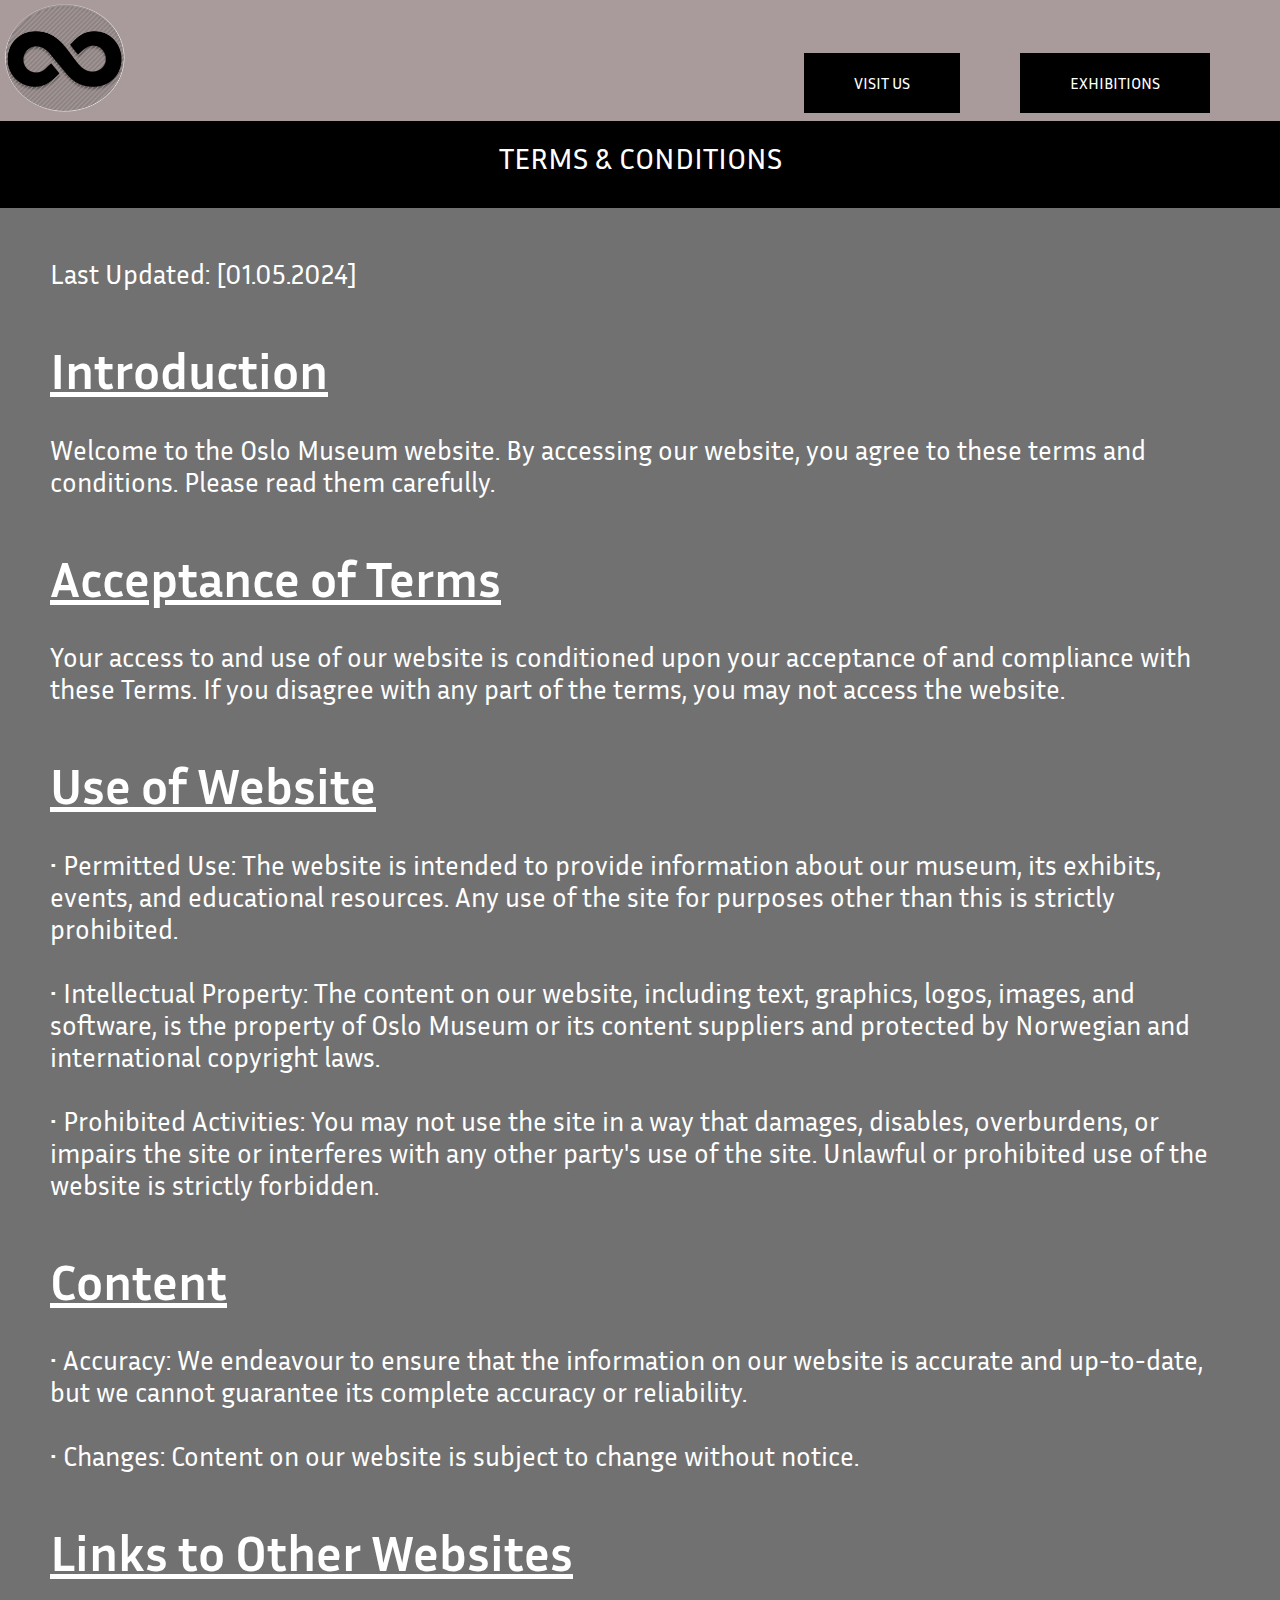
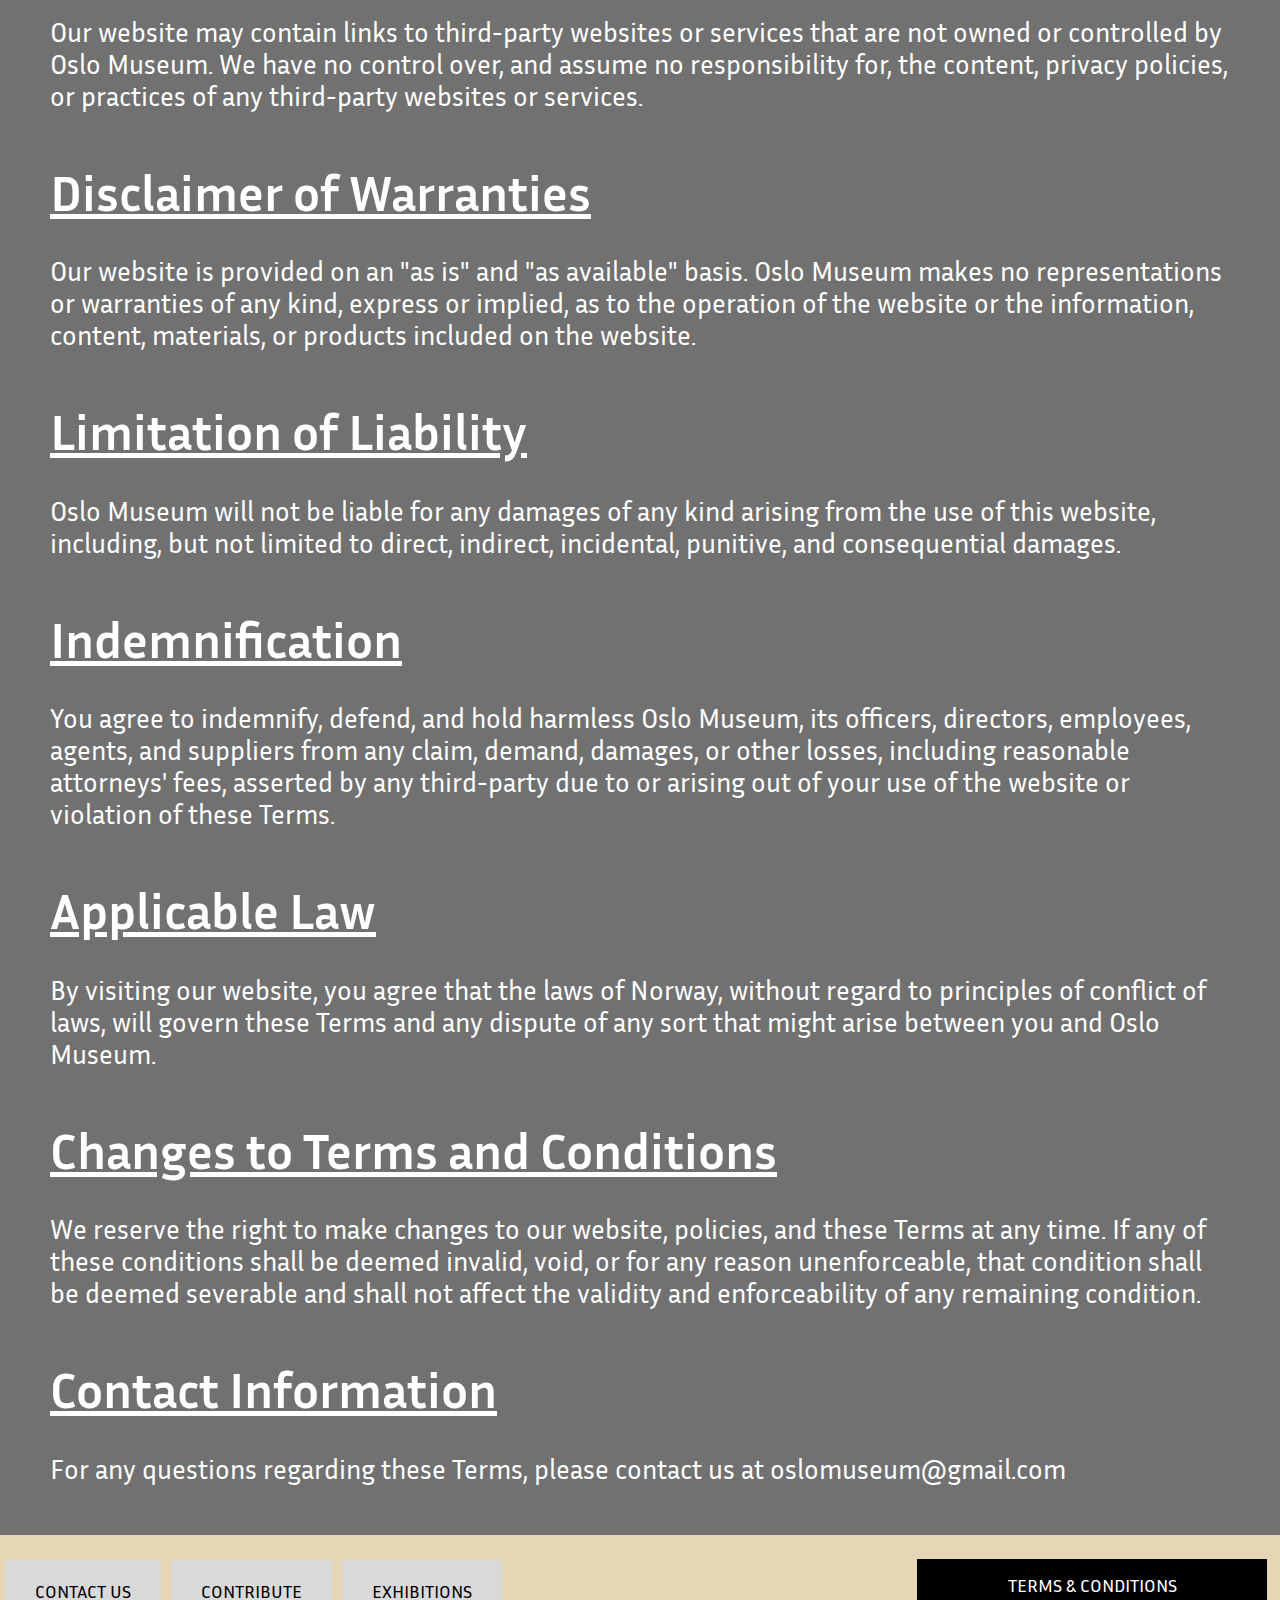
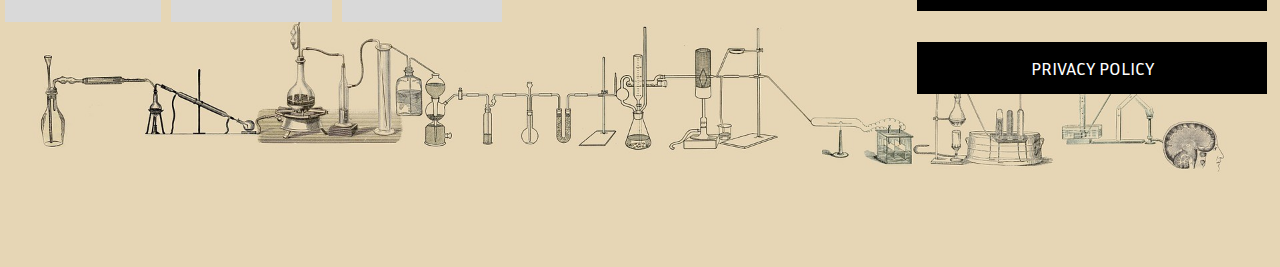
<file: terms.html>
<!DOCTYPE html>
<html lang="en">

<head>
    <meta charset="UTF-8" />
    <meta name="description" content="Oslo Museum privacy and policy.">
    <meta name="viewport" content="width=device-width, initial-scale=1.0" />
    <link rel="stylesheet" href="css/privacy.css">
    <link rel="stylesheet" href="css/header-footer.css">
    <link rel="icon" href="images/logo.png">
    <title>Terms & Conditions</title>
    <link rel="preconnect" href="https://fonts.googleapis.com">
    <link rel="preconnect" href="https://fonts.gstatic.com/" crossorigin>
    <link
        href="https://fonts.googleapis.com/css2?family=Inria+Sans:ital,wght@0,300;0,400;0,700;1,300;1,400;1,700&display=swap"
        rel="stylesheet">
</head>

<body>
    <header>
        <a href="index.html">
            <img class="logo" src="images/logo.png" alt="logo for oslo museum">
        </a>
        <nav class="nav">
            <ul>
                <li><a href="visit.html" class="button-visit">VISIT US</a></li>
                <li><a href="exhibition.html" class="button-top-exhibitions">EXHIBITIONS</a></li>
            </ul>
        </nav>
    </header>

    <main>
        <div class="explore">
            <p>TERMS & CONDITIONS</p>
        </div>
        <div class="privacy-policy">
            <div class="text-container2">
                <p>Last Updated: [01.05.2024]</p>
            </div>
            <div class="text-container2">
                <h1>Introduction</h1>
                <p>Welcome to the Oslo Museum website. By accessing our website, you agree to these terms and
                    conditions. Please read them carefully.</p>
            </div>
            <div class="text-container2">
                <h1>Acceptance of Terms</h1>
                <p>Your access to and use of our website is conditioned upon your acceptance of and compliance with
                    these Terms. If you disagree with any part of the terms, you may not access the website.</p>
            </div>
            <div class="text-container2">
                <h1>Use of Website</h1>
                <p>• Permitted Use: The website is intended to provide information about our museum, its exhibits,
                    events, and educational resources. Any use of the site for purposes other than this is strictly
                    prohibited. <br><br>
                    • Intellectual Property: The content on our website, including text, graphics, logos, images, and
                    software, is the property of Oslo Museum or its content suppliers and protected by Norwegian and
                    international copyright laws. <br><br>
                    • Prohibited Activities: You may not use the site in a way that damages, disables, overburdens, or
                    impairs the site or interferes with any other party's use of the site. Unlawful or prohibited use of
                    the website is strictly forbidden.</p>
            </div>
            <div class="text-container2">
                <h1>Content</h1>
                <p>• Accuracy: We endeavour to ensure that the information on our website is accurate and up-to-date,
                    but we cannot guarantee its complete accuracy or reliability. <br><br>
                    • Changes: Content on our website is subject to change without notice.</p>
            </div>
            <div class="text-container2">
                <h1>Links to Other Websites</h1>
                <p>Our website may contain links to third-party websites or services that are not owned or controlled by
                    Oslo Museum. We have no control over, and assume no responsibility for, the content, privacy
                    policies, or practices of any third-party websites or services.</p>
            </div>
            <div class="text-container2">
                <h1>Disclaimer of Warranties</h1>
                <p>Our website is provided on an "as is" and "as available" basis. Oslo Museum makes no representations
                    or warranties of any kind, express or implied, as to the operation of the website or the
                    information, content, materials, or products included on the website.</p>
            </div>
            <div class="text-container2">
                <h1>Limitation of Liability</h1>
                <p>Oslo Museum will not be liable for any damages of any kind arising from the use of this website,
                    including, but not limited to direct, indirect, incidental, punitive, and consequential damages.</p>
            </div>
            <div class="text-container2">
                <h1>Indemnification</h1>
                <p>You agree to indemnify, defend, and hold harmless Oslo Museum, its officers, directors, employees,
                    agents, and suppliers from any claim, demand, damages, or other losses, including reasonable
                    attorneys' fees, asserted by any third-party due to or arising out of your use of the website or
                    violation of these Terms.</p>
            </div>
            <div class="text-container2">
                <h1>Applicable Law</h1>
                <p>By visiting our website, you agree that the laws of Norway, without regard to principles of conflict
                    of laws, will govern these Terms and any dispute of any sort that might arise between you and Oslo
                    Museum.</p>
            </div>
            <div class="text-container2">
                <h1>Changes to Terms and Conditions</h1>
                <p>We reserve the right to make changes to our website, policies, and these Terms at any time. If any of
                    these conditions shall be deemed invalid, void, or for any reason unenforceable, that condition
                    shall be deemed severable and shall not affect the validity and enforceability of any remaining
                    condition.</p>
            </div>
            <div class="text-container2">
                <h1>Contact Information</h1>
                <p>For any questions regarding these Terms, please contact us at oslomuseum@gmail.com</p>
            </div>
        </div>
    </main>

    <footer>
        <div class="footer-content">
            <img class="footer-picture" src="images/bottom.jpg" alt="#">
            <div class="footer-buttons">
                <div class="button-left">
                    <a href="visit.html" class="button-contact">CONTACT US</a>
                    <a href="contribute.html" class="button-contribute">CONTRIBUTE</a>
                    <a href="exhibition.html" class="button-exhibitions">EXHIBITIONS</a>
                </div>
                <div class="button-right">
                    <a href="terms.html" class="button-terms">TERMS & CONDITIONS</a>
                    <a href="privacy.html" class="button-privacy">PRIVACY POLICY</a>
                </div>
            </div>
        </div>
    </footer>
</body>

</html>
</file>
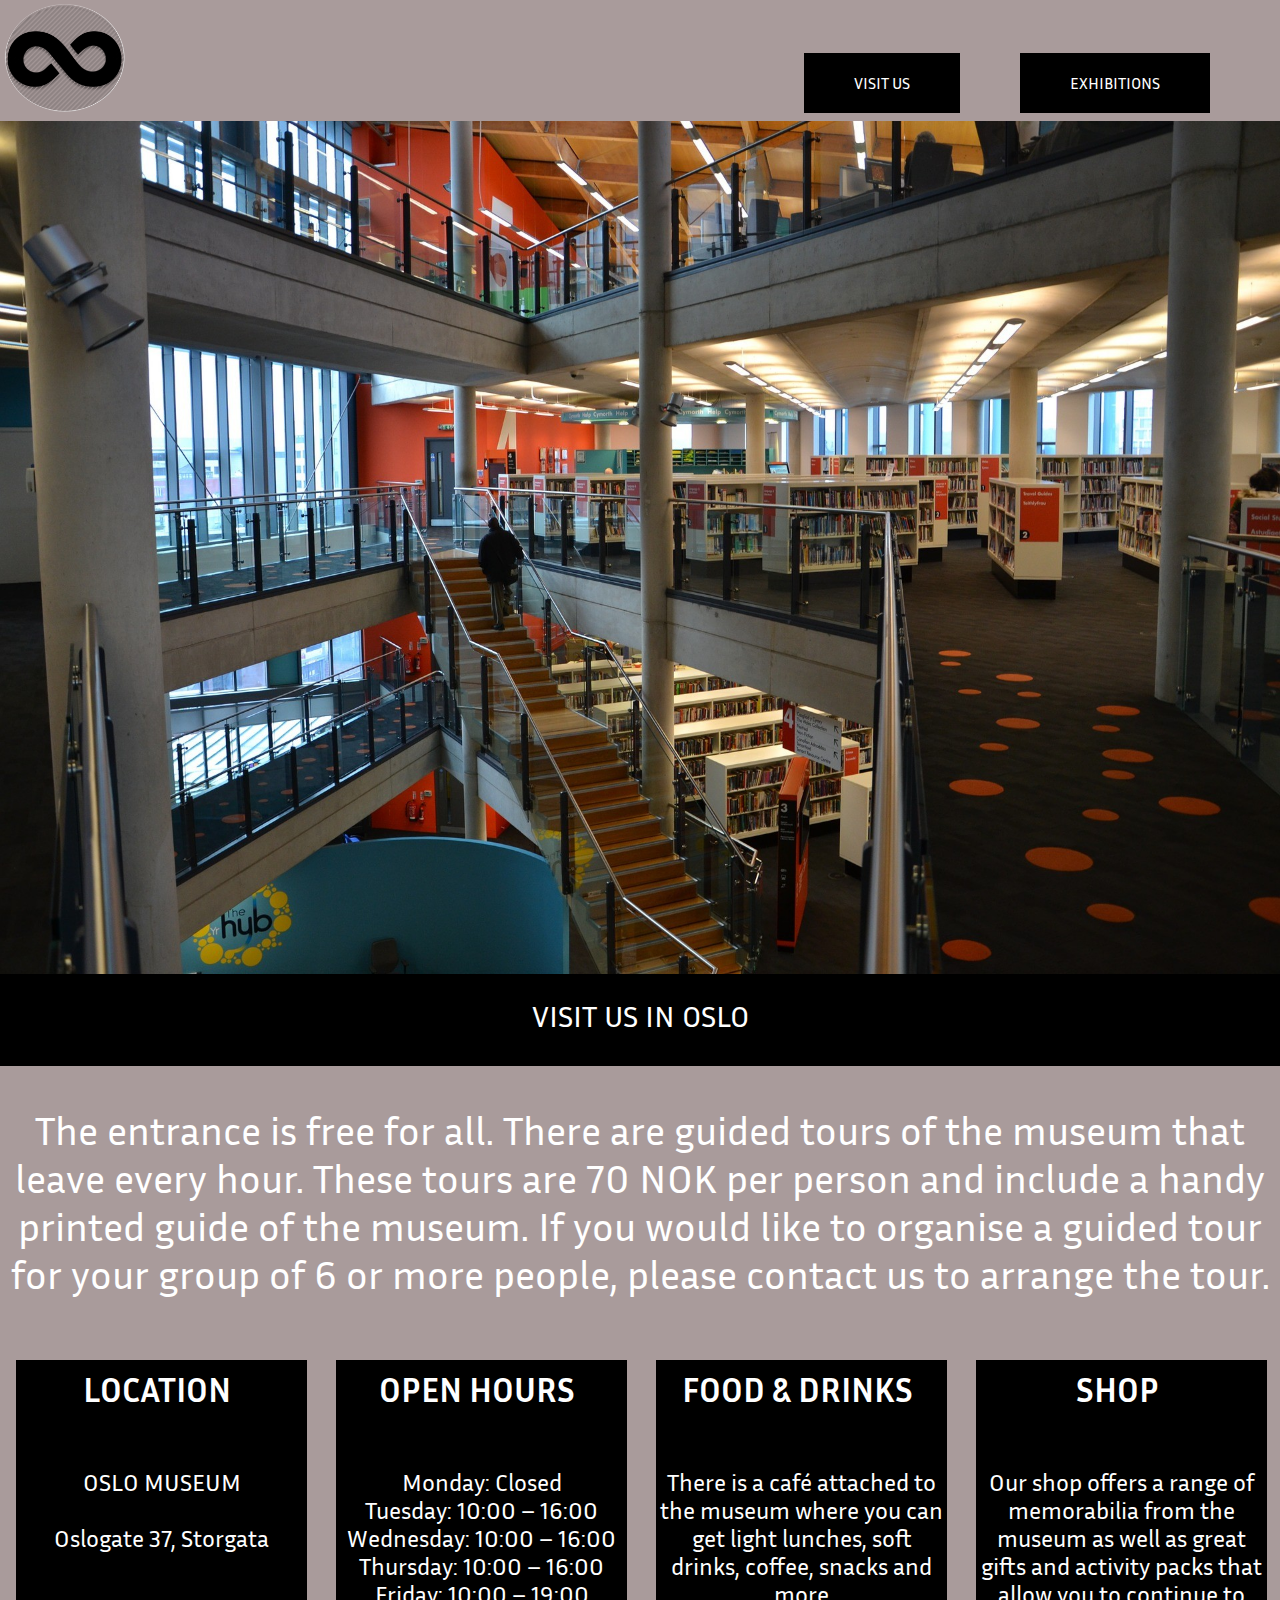
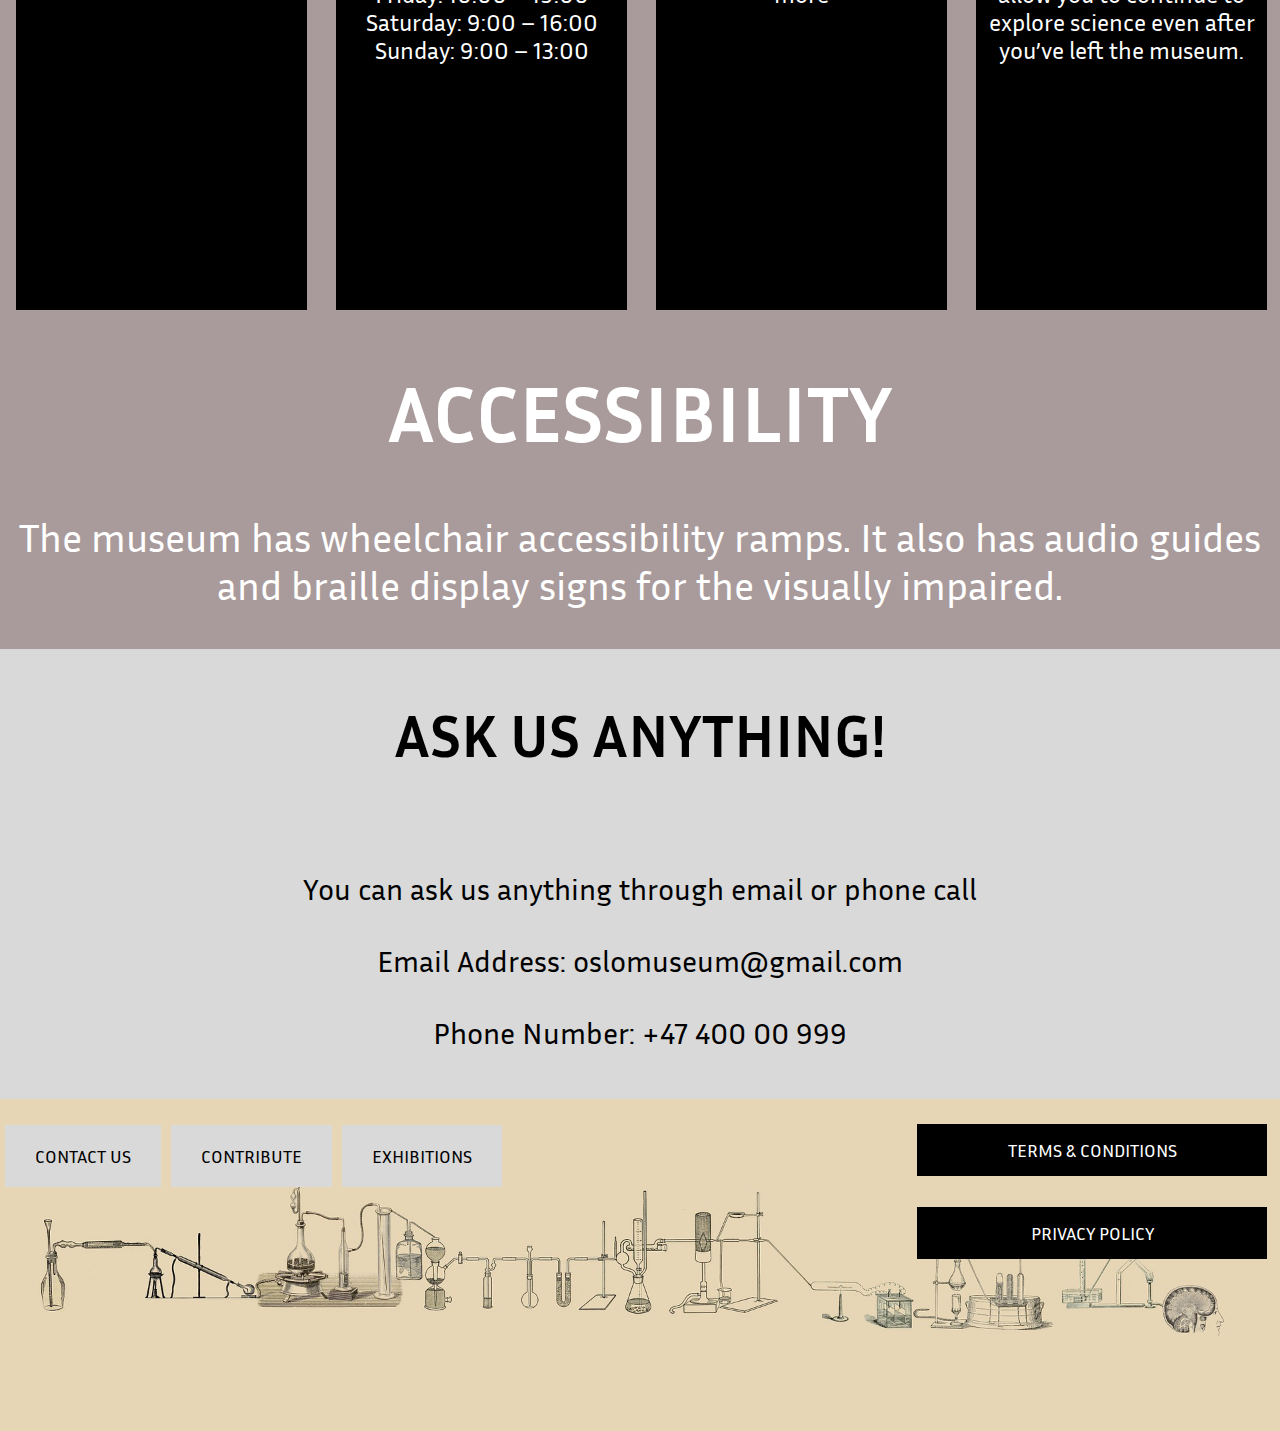
<file: visit.html>
<!DOCTYPE html>
<html lang="en">

<head>
    <meta charset="UTF-8" />
    <meta name="description" content="Oslo Museum where we display a good amount of historical things.">
    <meta name="viewport" content="width=device-width, initial-scale=1.0" />
    <link rel="stylesheet" href="css/visit.css">
    <link rel="stylesheet" href="css/header-footer.css">
    <link rel="icon" href="images/logo.png">
    <title>Visit Us</title>
    <link rel="preconnect" href="https://fonts.googleapis.com">
    <link rel="preconnect" href="https://fonts.gstatic.com" crossorigin>
    <link
        href="https://fonts.googleapis.com/css2?family=Inria+Sans:ital,wght@0,300;0,400;0,700;1,300;1,400;1,700&display=swap"
        rel="stylesheet">
</head>

<body>
    <header>
        <a href="index.html">
            <img class="logo" src="images/logo.png" alt="logo for oslo museum">
        </a>
        <nav class="nav">
            <ul>
                <li><a href="visit.html" class="button-visit">VISIT US</a></li>
                <li><a href="exhibition.html" class="button-top-exhibitions">EXHIBITIONS</a></li>
            </ul>
        </nav>
    </header>

    <main>
        <img class="libary" src="images/library-1132573_1920.jpg" alt="libary picture">
        <div class="explore">
            <p>VISIT US IN OSLO</p>
        </div>
        <div class="entrance">
            <p>The entrance is free for all.
                There are guided tours of the museum that leave every hour. These tours are 70 NOK per person and
                include a handy printed guide of the museum.
                If you would like to organise a guided tour for your group of 6 or more people, please contact us to
                arrange the tour.
            </p>
        </div>
        <div class="text-container">
            <div class="location">
                <div class="black-box">
                    <h1>LOCATION</h1>
                    <p>OSLO MUSEUM<br><br> Oslogate 37, Storgata</p>
                </div>
            </div>
            <div class="open-hours">
                <div class="black-box">
                    <h1>OPEN HOURS</h1>
                    <p>Monday: Closed<br>
                        Tuesday: 10:00 – 16:00<br>
                        Wednesday: 10:00 – 16:00<br>
                        Thursday: 10:00 – 16:00<br>
                        Friday: 10:00 – 19:00<br>
                        Saturday: 9:00 – 16:00<br>
                        Sunday: 9:00 – 13:00
                    </p>
                </div>
            </div>
            <div class="food">
                <div class="black-box">
                    <h1>FOOD & DRINKS</h1>
                    <p>There is a café attached to the museum where you can get light lunches, soft drinks, coffee,
                        snacks and more</p>
                </div>
            </div>
            <div class="shop">
                <div class="black-box">
                    <h1>SHOP</h1>
                    <p>Our shop offers a range of memorabilia from the museum as well as great gifts and activity packs
                        that allow you to continue to explore science even after you’ve left the museum.
                    </p>
                </div>
            </div>
        </div>
        <div class="accessibility">
            <h1>ACCESSIBILITY</h1>
            <p>The museum has wheelchair accessibility ramps. It also has audio guides and braille display signs for the
                visually impaired.</p>
        </div>
        <div class="information-container">
            <h1>ASK US ANYTHING!</h1>
            <p>You can ask us anything through email or phone call<br><br>
                Email Address: oslomuseum@gmail.com<br><br>
                Phone Number: +47 400 00 999</p>
        </div>
    </main>

    <footer>
        <div class="footer-content">
            <img class="footer-picture" src="images/bottom.jpg" alt="#">
            <div class="footer-buttons">
                <div class="button-left">
                    <a href="visit.html" class="button-contact">CONTACT US</a>
                    <a href="contribute.html" class="button-contribute">CONTRIBUTE</a>
                    <a href="exhibition.html" class="button-exhibitions">EXHIBITIONS</a>
                </div>
                <div class="button-right">
                    <a href="terms.html" class="button-terms">TERMS & CONDITIONS</a>
                    <a href="privacy.html" class="button-privacy">PRIVACY POLICY</a>
                </div>
            </div>
        </div>
    </footer>
</body>

</html>
</file>
<file: css/homepage.css>
*{
    font-family: "Inria Sans", sans-serif;
    max-width: 100%;
}

body {
    display: flex;
    flex-direction: column;
    max-width: 100%;
    margin: 0;
    overflow-x: hidden;
    background-color: #717171; 
}


.logo {
    max-width: 100%;
    width: 10%;
}

header {
    background-color: #A99B9B;
    position: relative;
}

.nav {
    position: absolute;
    bottom: 0;
    top: 0;
    right: 0;
    display: flex;
    align-items: flex-end;  
    margin-right: 10px;
    margin-bottom: -10px;
}

.nav ul {
    display: flex;
    list-style-type: none;
    padding: 0;
}

.nav li {
    margin-right: 10px;
}


.button-visit,
.button-top-exhibitions {
    cursor: pointer;
    background-color: black;
    border: none;
    color: white;
    padding: 4px;
    text-decoration: none;
}

.top-museum {
    max-width: 100%;
    width: 100%;
    height: 300px;
}

.dinasour {
    width: 45%;
    margin-left: 2%;
    float: left;
    height: 350px;
}

.wrapper {
    margin-top: 3%;
    width: 100%;
    overflow: hidden;
}

.information {
    float: right;
    width: 50%;
    height: 400px;
}

.information p {
    color: white;
    width: 90%;
    max-width: 100%;
    margin: 1%;
    font-size: 10px;
    display: flex;
}

.information h1{
    font-size: 25px;
    margin-left: 2%;
    margin-top: 1%;
}

.explore {
    background-color: black;
    width: 100%;
    height: 100px;
    display: flex;
    justify-content: center;
    align-items: center;
}

.explore p {
    color: white;
    font-size: 30px;
}

.gallery-container {
    width: 100%;
    display: flex;
    justify-content: space-between;
    font-size: 0px;
}

.gallery-container img{
    padding: 0;
    flex-grow: 1;
    max-width: 100%;
    height: 100%;
    width: calc(100% / 4);
    object-fit: cover;   
}

.kid-staring {
    width: 100%;
    max-width: 100%;
}

.text-container {
    justify-content: space-between;
    display: flex;
    max-width: 100%;
}

.for-kids,
.for-teachers,
.researchers {
    font-size: 10px;
    text-align: center;
    width: 30%;
}

.for-kids h1,
.for-teachers h1,
.researchers h1 {
    background-color: black;
    width: 90%;
    color: white;
    font-size: 14px;
    padding: 3%;
}

.footer-content {
    position: relative;
    display: flex;
}

.footer-picture {
    max-width: 100%;
    width: 100%;
}

.footer-buttons {
    position: absolute;
    bottom: 33%;
    width: 100%;
    height: 100%;
    display: flex;
    align-items: center;
    font-size: 0;
}

.button-left {
    margin-left: 5px;
}

.button-contact,
.button-contribute,
.button-exhibitions {
    font-size: 12px;
    background-color: #D9D9D9;
    color: black;
    margin-right: 10px;
    padding: 6px 4px;
    border: none;
    cursor: pointer;
    text-decoration: none;
}

.button-privacy {
    bottom: 28%;
    right: 1%;
    position: absolute;
    max-width: 25%;
    font-size: 10px;
    width: 25%;
    padding: 5px 10px;
}

.button-terms {
    bottom: 50%;
    right: 1%;
    position: absolute;
    max-width: 25%;
    font-size: 10px;
    width: 25%;
    padding: 5px 10px;
}



.button-privacy,
.button-terms {
    cursor: pointer;
    background-color: black;
    border: none;
    color: white;
    text-decoration: none;
    text-align: center;
    margin-bottom: -6px;
    position: absolute;
}

@media screen and (min-width: 768px) {
    .top-museum {
        max-width: 100%;
        width: 100%;
        height: 1000px;
    }

    .dinasour {
        width: 45%;
        margin-left: 2%;
        float: left;
        height: 1000px;
    }

    .information {
        float: right;
        width: 50%;
        height: 100%;
    }
    
    .information p {
        color: white;
        width: 90%;
        max-width: 100%;
        margin: 1%;
        font-size: 35px;
        display: flex;
    }
    
    .information h1{
        font-size: 100px;
        margin-left: 2%;
        margin-top: 1%;
    }

    .text-container p{
        justify-content: space-between;
        display: flex;
        max-width: 100%;
        font-size: 30px;
    }

    .nav {
        position: absolute;
        height: auto;
        bottom: 0;
        right: 0;
    }
    
    .button-visit,
    .button-top-exhibitions {
        cursor: pointer;
        background-color: black;
        border: none;
        color: white;
        padding: 20px 50px;
        margin-right: 50px;
        float: right;
        min-width: 25%;
        margin-bottom: 1%;
    }

    .footer-content {
        position: relative;
    }

    .footer-buttons {
        position: absolute;
        display: flex;
    }
    
    .button-contact,
    .button-contribute,
    .button-exhibitions {
        font-size: 18px;
        background-color: #D9D9D9;
        color: black;
        padding: 20px 30px;
        border: none;
    }

    .button-left {
        display: flex;
    }
    
    .button-privacy,
    .button-terms {
        padding: 15px 15px;
        font-size: 18px;
        margin-bottom: -20px;
    }

    .button-privacy {
        margin-bottom: 30px;
    }

    
}
</file>
<file: css/contribute.css>
.gallery-container {
    flex-direction: column;
    display: flex;
    max-width: 100%;
    margin-top: 5%;
}

.text-box {
    background-color: #A99B9B;
    color: white;
    width: 90%;
    font-size: 15px;
    box-sizing: border-box;
    padding: 1%;
    text-align: center;
    overflow: auto;
    border-radius: 5%;
    margin-top: 2%;
}

.gallery-content {
    margin-bottom: 10%;
    align-items: center;
    display: flex;
    justify-content: center;
    flex-direction: column;
}

.gallery-content img {
    height: auto;
    width: 100%;  
}

@media screen and (min-width: 768px) {
    .text-box {
        width: 80%;
        font-size: 35px;
    }
    
    .gallery-content {
        margin-bottom: 10%;
        align-items: center;
        display: flex;
    }
    
    .gallery-content img {
        height: 900px;
        width: 80%;
    }

    .internship img {
        height: 800px;
    }
}
</file>
<file: css/header-footer.css>
*{
    font-family: "Inria Sans", sans-serif;
}

body {
    margin: 0;
    overflow-x: hidden;
    background-color: #717171;
}

.logo {
    max-width: 100%;
    width: 10%;
}

header {
    background-color: #A99B9B;
    position: relative;
}

.nav {
    position: absolute;
    bottom: 0;
    top: 0;
    right: 0;
    display: flex;
    align-items: flex-end;  
    margin-right: 10px;
    margin-bottom: -10px;
}

.nav ul {
    display: flex;
    list-style-type: none;
    padding: 0;
}

.nav li {
    margin-right: 10px;
}


.button-visit,
.button-top-exhibitions {
    cursor: pointer;
    background-color: black;
    border: none;
    color: white;
    padding: 4px;
    text-decoration: none;
}

.footer-content {
    position: relative;
    display: flex;
}

.footer-picture {
    max-width: 100%;
    width: 100%;
}

.footer-buttons {
    position: absolute;
    bottom: 33%;
    width: 100%;
    height: 100%;
    display: flex;
    align-items: center;
    font-size: 0;
}

.button-left {
    margin-left: 5px;
}

.button-contact,
.button-contribute,
.button-exhibitions {
    font-size: 12px;
    background-color: #D9D9D9;
    color: black;
    margin-right: 10px;
    padding: 6px 4px;
    border: none;
    cursor: pointer;
    text-decoration: none;
}

.button-privacy {
    bottom: 28%;
    right: 1%;
    position: absolute;
    max-width: 25%;
    font-size: 10px;
    width: 30%;
    padding: 5px 10px;
}

.button-terms {
    bottom: 50%;
    right: 1%;
    position: absolute;
    max-width: 25%;
    font-size: 10px;
    width: 30%;
    padding: 5px 10px;
}


.button-privacy,
.button-terms {
    cursor: pointer;
    background-color: black;
    border: none;
    color: white;
    text-decoration: none;
    text-align: center;
    margin-bottom: -6px;
   
}

@media screen and (min-width: 768px) {
    .nav {
        position: absolute;
        height: auto;
        bottom: 0;
        right: 0;
    }
    
    .button-visit,
    .button-top-exhibitions {
        cursor: pointer;
        background-color: black;
        border: none;
        color: white;
        padding: 20px 50px;
        margin-right: 50px;
        float: right;
        min-width: 25%;
        margin-bottom: 1%;
    }

    .footer-content {
        position: relative;
    }

    .footer-buttons {
        position: absolute;
        display: flex;
    }
    
    .button-contact,
    .button-contribute,
    .button-exhibitions {
        font-size: 18px;
        background-color: #D9D9D9;
        color: black;
        padding: 20px 30px;
        border: none;
    }

    .left-buttons {
        display: flex;
    }

    .right-buttons {
        position: absolute;
        top: 0;
        right: 0;
        display: flex;
        align-items: flex-end;
    }
    
    .button-privacy,
    .button-terms {
        padding: 15px 15px;
        font-size: 18px;
        margin-bottom: -20px;
    }

    .button-privacy {
        margin-bottom: -30px;
    }
}
</file>
<file: css/exhibition.css>
.explore {
    background-color: black;
    width: 100%;
    height: 100px;
    display: flex;
    justify-content: center;
    align-items: center;
}

.explore p {
    color: white;
    font-size: 30px;
}

.gallery-container {
    display: flex;
    flex-wrap: wrap;
}

.image-box {
    text-align: center;
    width: 100%;
    box-sizing: border-box;
    margin-bottom: 20px;
}

.image-box img {
    max-width: 100%;
    height: auto;
}

.text-box {
    margin-top: 10px;
    color: white;
    padding: 10px 20px;
    text-align: center;
    background-color: #A99B9B;
    border-radius: 10%;
    font-size: 20px;
}

.text-container {
    display: flex;
    flex-wrap: wrap;
    max-width: 100%;
    margin-bottom: 10%;
}

.black-box {
    margin-top: 10px;
    color: white;
    padding: 10px 20px;
    text-align: center;
    background-color: #A99B9B;
    border-radius: 10%;
    font-size: 20px;
    margin-bottom: 10px;
}

@media screen and (min-width: 768px) {

    .image-box img{
        width: 100%;
        height: auto;
        object-fit: cover;
        font-size: 0;
    }

    .text-box p{
        font-size: 50px;
        padding: 2px;
        color: white;
    }
    
    .text-box h1{
        font-size: 50px;
        color: white;
        text-decoration: underline;
    }

    .black-box {
        margin-left: 10%;
        width: 80%;
        font-size: 35px;
        box-sizing: border-box;
        padding: 1%;
        overflow: auto;
        margin-top: 2%;
    }
}
</file>
<file: css/privacy.css>
.text-container,
.text-container2  {
    color: white;
    margin: 10px;
}

.text-container h1{
    text-decoration: underline;
    font-size: 30px;
}

.text-container2 h1{
    text-decoration: underline;
    font-size: 27px;
}

.explore {
    background-color: black;
    width: 100%;
    height: 100px;
    display: flex;
    justify-content: center;
    align-items: center;
    margin-top: -1%;
}

.explore p {
    color: white;
    font-size: 30px;
}

@media screen and (min-width: 768px) {

    .text-container,
    .text-container2  {
        color: white;
        margin: 50px;
    }
    .text-container h1{
        text-decoration: underline;
        font-size: 50px;
    }
    
    .text-container2 h1{
        text-decoration: underline;
        font-size: 50px;
    }

    .text-container p{
        font-size: 30px;
    }
    
    .text-container2 p{
        font-size: 27px;
    }
}
</file>
<file: css/visit.css>
body {
    background-image: linear-gradient(
        to bottom,
        #A99B9B 0%,
        #A99B9B 60%
    );
}

.libary {
    max-width: 100%;
    width: 100%;
    height: 200px;
    padding: 0;
}

.explore {
    background-color: black;
    width: 100%;
    height: 100px;
    display: flex;
    justify-content: center;
    align-items: center;
    margin-top: -1%;
}

.explore p {
    color: white;
    font-size: 30px;
}

.entrance {
    justify-content: center;
    text-align: center;
    font-size: 15px;
    color: white;
}

.text-container {
    justify-content: center;
    flex-wrap: wrap;
    display: flex;
    max-width: 100%;
}


.black-box p {
    vertical-align: top;
}

.open-hours p{
    margin-top: -20px;
}

.location,
.open-hours,
.food,
.shop {
    font-size: 15px;
    text-align: center;
    width: 50%;
}

.location h1,
.open-hours h1,
.food h1,
.shop h1 {
    background-color: black;
    width: 91%;
    color: white;
    font-size: 14px;
    padding: 3%;
    height: 40px;
}

.black-box {
    background-color: black;
    color: white;
    width: 91%;
    height: 200px;
    margin-left: 5%;
}

.accessibility {
    justify-content: center;
    text-align: center;
    color: white;
}

.information-container {
    background-color: #D9D9D9;
    justify-content: center;
    text-align: center;
    width: 100%;
    display: flex;
    height: 200px;
    flex-direction: column;
    align-items: center;
}


@media screen and (min-width: 768px) {
    .libary {
        max-width: 100%;
        width: 100%;
        height: auto;
    }

    .entrance {
        justify-content: center;
        text-align: center;
        font-size: 40px;
        color: white;
    }
    
.location,
.open-hours,
.food,
.shop {
    font-size: 24px;
    text-align: center;
    width: 25%;
}

.location h1,
.open-hours h1,
.food h1,
.shop h1 {
    background-color: black;
    width: 91%;
    color: white;
    font-size: 34px;
    padding: 3%;
    height: 40px;
}

.location h1,
.open-hours h1,
.food h1,
.shop h1 {
    background-color: black;
    width: 91%;
    color: white;
    font-size: 34px;
    padding: 3%;
    height: 40px;
}

.location p,
.open-hours p,
.food p,
.shop p {
    margin-top: 50px;
}


.black-box {
    background-color: black;
    color: white;
    width: 91%;
    height: 550px;
    margin-left: 5%;
}

.accessibility {
    justify-content: center;
    text-align: center;
    color: white;
    font-size: 40px;
}

.information-container {
    background-color: #D9D9D9;
    justify-content: center;
    text-align: center;
    width: 100%;
    display: flex;
    height: 450px;
    font-size: 30px;
}

.information-container h1{
    padding: 30px;
    margin-top: 0;
}
    
}
</file>
